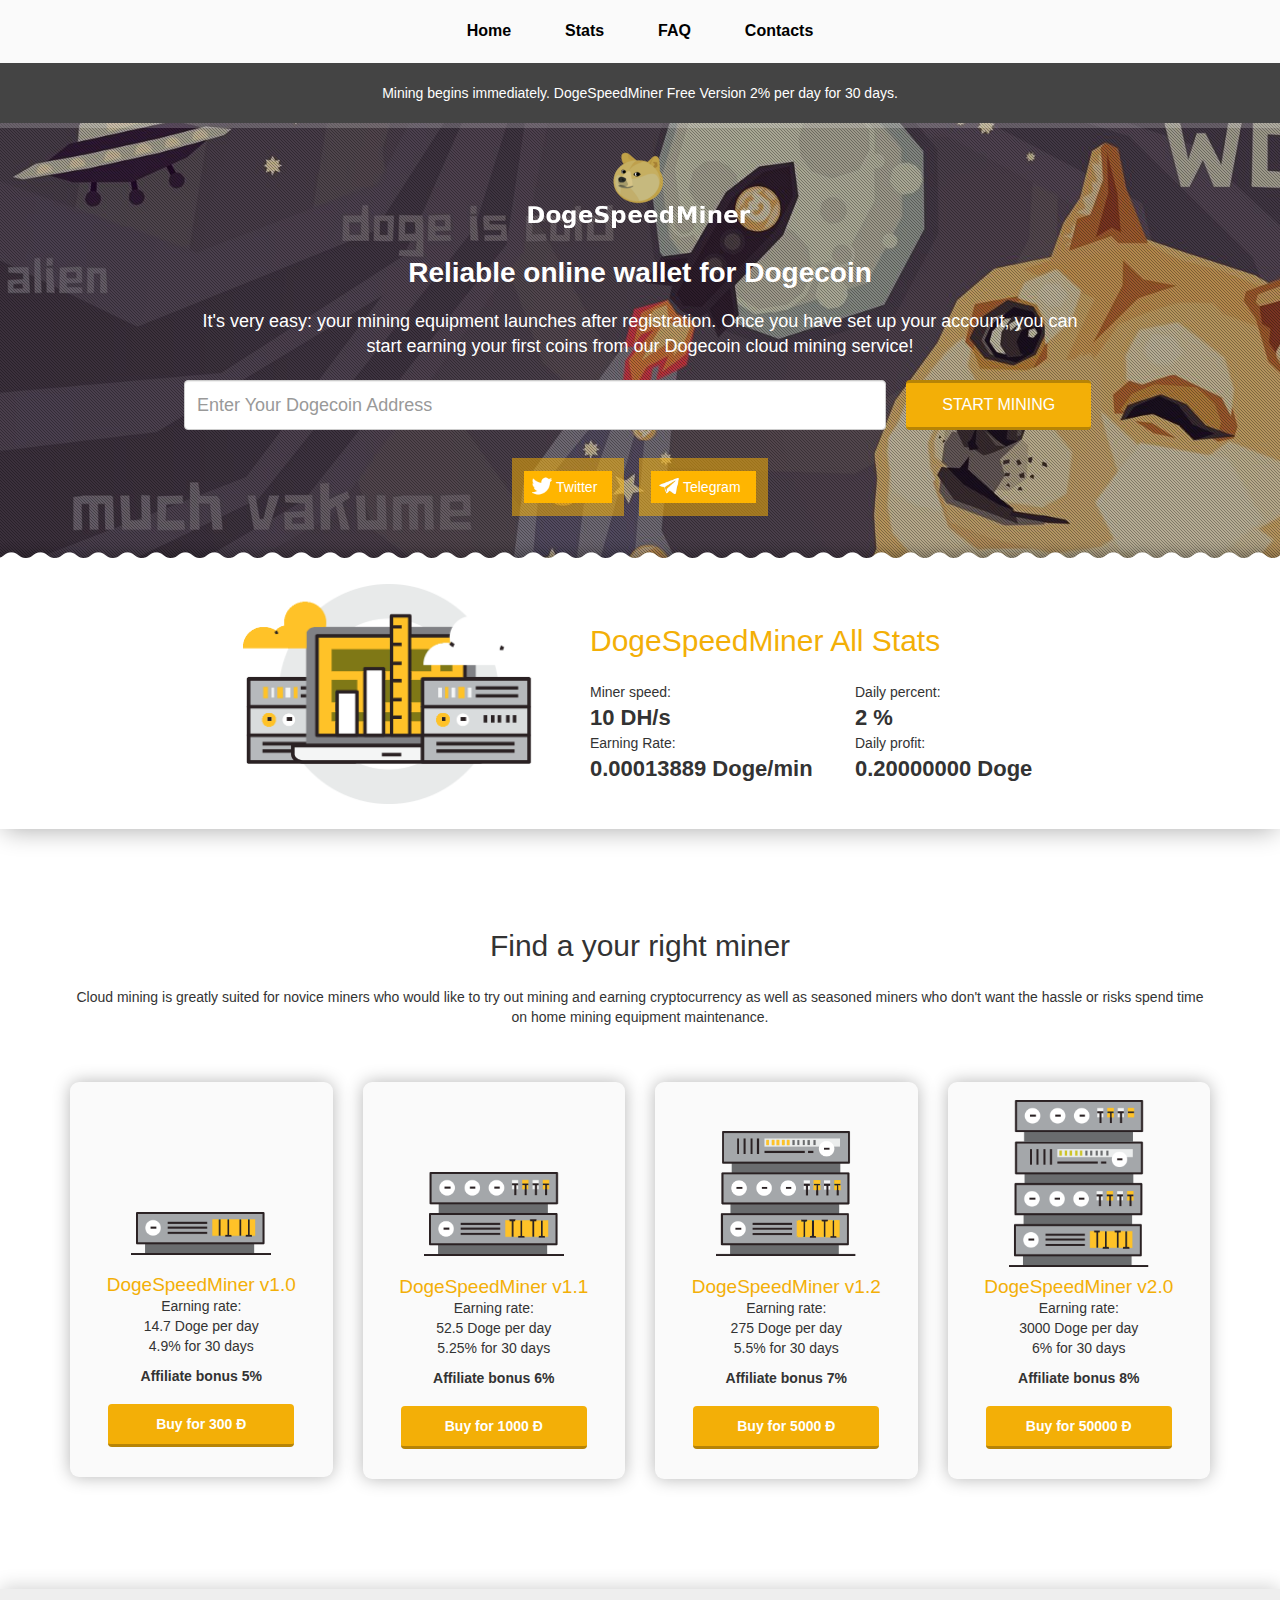
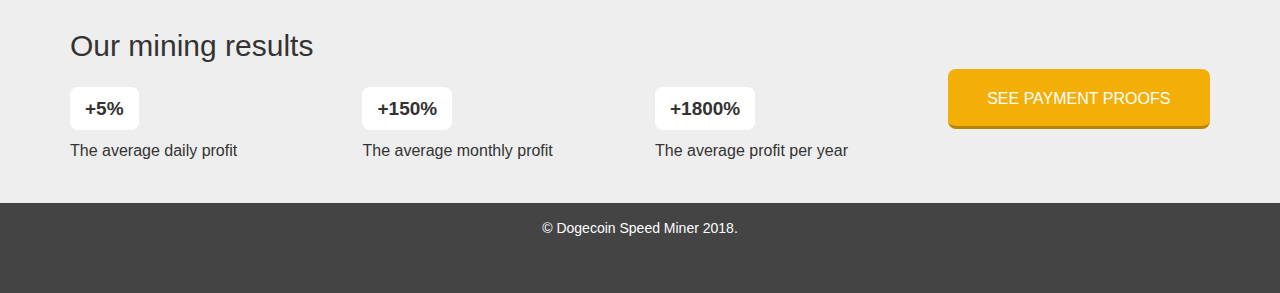
<file: index.html>
<html xmlns="http://www.w3.org/1999/xhtml" lang="en">

<head>
	<meta http-equiv="Content-Type" content="text/html; charset=utf-8" />
	<meta name="description" content="HTTrack is an easy-to-use website mirror utility. It allows you to download a World Wide website from the Internet to a local directory,building recursively all structures, getting html, images, and other files from the server to your computer. Links are rebuiltrelatively so that you can freely browse to the local site (works with any browser). You can mirror several sites together so that you can jump from one toanother. You can, also, update an existing mirror site, or resume an interrupted download. The robot is fully configurable, with an integrated help" />
	<meta name="keywords" content="httrack, HTTRACK, HTTrack, winhttrack, WINHTTRACK, WinHTTrack, offline browser, web mirror utility, aspirateur web, surf offline, web capture, www mirror utility, browse offline, local  site builder, website mirroring, aspirateur www, internet grabber, capture de site web, internet tool, hors connexion, unix, dos, windows 95, windows 98, solaris, ibm580, AIX 4.0, HTS, HTGet, web aspirator, web aspirateur, libre, GPL, GNU, free software" />
	<title>Local index - HTTrack Website Copier</title>
  <!-- Mirror and index made by HTTrack Website Copier/3.49-2 [XR&CO'2014] -->
	<style type="text/css">
	<!--

body {
	margin: 0;  padding: 0;  margin-bottom: 15px;  margin-top: 8px;
	background: #77b;
}
body, td {
	font: 14px "Trebuchet MS", Verdana, Arial, Helvetica, sans-serif;
	}

#subTitle {
	background: #000;  color: #fff;  padding: 4px;  font-weight: bold; 
	}

#siteNavigation a, #siteNavigation .current {
	font-weight: bold;  color: #448;
	}
#siteNavigation a:link    { text-decoration: none; }
#siteNavigation a:visited { text-decoration: none; }

#siteNavigation .current { background-color: #ccd; }

#siteNavigation a:hover   { text-decoration: none;  background-color: #fff;  color: #000; }
#siteNavigation a:active  { text-decoration: none;  background-color: #ccc; }


a:link    { text-decoration: underline;  color: #00f; }
a:visited { text-decoration: underline;  color: #000; }
a:hover   { text-decoration: underline;  color: #c00; }
a:active  { text-decoration: underline; }

#pageContent {
	clear: both;
	border-bottom: 6px solid #000;
	padding: 10px;  padding-top: 20px;
	line-height: 1.65em;
	background-image: url(backblue.gif);
	background-repeat: no-repeat;
	background-position: top right;
	}

#pageContent, #siteNavigation {
	background-color: #ccd;
	}


.imgLeft  { float: left;   margin-right: 10px;  margin-bottom: 10px; }
.imgRight { float: right;  margin-left: 10px;   margin-bottom: 10px; }

hr { height: 1px;  color: #000;  background-color: #000;  margin-bottom: 15px; }

h1 { margin: 0;  font-weight: bold;  font-size: 2em; }
h2 { margin: 0;  font-weight: bold;  font-size: 1.6em; }
h3 { margin: 0;  font-weight: bold;  font-size: 1.3em; }
h4 { margin: 0;  font-weight: bold;  font-size: 1.18em; }

.blak { background-color: #000; }
.hide { display: none; }
.tableWidth { min-width: 400px; }

.tblRegular       { border-collapse: collapse; }
.tblRegular td    { padding: 6px;  background-image: url(fade.gif);  border: 2px solid #99c; }
.tblHeaderColor, .tblHeaderColor td { background: #99c; }
.tblNoBorder td   { border: 0; }


// -->
</style>

</head>

<table width="76%" border="0" align="center" cellspacing="0" cellpadding="3" class="tableWidth">
	<tr>
	<td id="subTitle">HTTrack Website Copier - Open Source offline browser</td>
	</tr>
</table>
<table width="76%" border="0" align="center" cellspacing="0" cellpadding="0" class="tableWidth">
<tr class="blak">
<td>
	<table width="100%" border="0" align="center" cellspacing="1" cellpadding="0">
	<tr>
	<td colspan="6"> 
		<table width="100%" border="0" align="center" cellspacing="0" cellpadding="10">
		<tr> 
		<td id="pageContent"> 
<!-- ==================== End prologue ==================== -->

	<meta name="generator" content="HTTrack Website Copier/3.x">
	<TITLE>Local index - HTTrack</TITLE>
</HEAD>
<BODY>
<H1 ALIGN=Center>Index of locally available sites:</H1>
	<TABLE BORDER="0" WIDTH="100%" CELLSPACING="1" CELLPADDING="0">
		<TR>
			<TD BACKGROUND="fade.gif">
				&middot;
					<A HREF="dogespeedminer.com/index.html">
						DogeSpeedMiner.com - Invest like rich
					</A>		
			</TD>
		</TR>
	</TABLE>
	<BR>
	<BR>
	<BR>
  	<H6 ALIGN="RIGHT">
	<I>Mirror and index made by HTTrack Website Copier [XR&amp;CO'2008]</I>
	</H6>
	<!-- Mirror and index made by HTTrack Website Copier/3.49-2 [XR&CO'2014] -->
	<!-- Thanks for using HTTrack Website Copier! -->
	<meta HTTP-EQUIV="Refresh" CONTENT="0; URL=dogespeedminer.com/index.html">


<!-- ==================== Start epilogue ==================== -->
		</td>
		</tr>
		</table>
	</td>
	</tr>
	</table>
</td>
</tr>
</table>

<table width="76%" border="0" align="center" valign="bottom" cellspacing="0" cellpadding="0">
	<tr>
	<td id="footer"><small>&copy; 2008 Xavier Roche & other contributors - Web Design: Leto Kauler.</small></td>
	</tr>
</table>

</body>

</html>
</file>
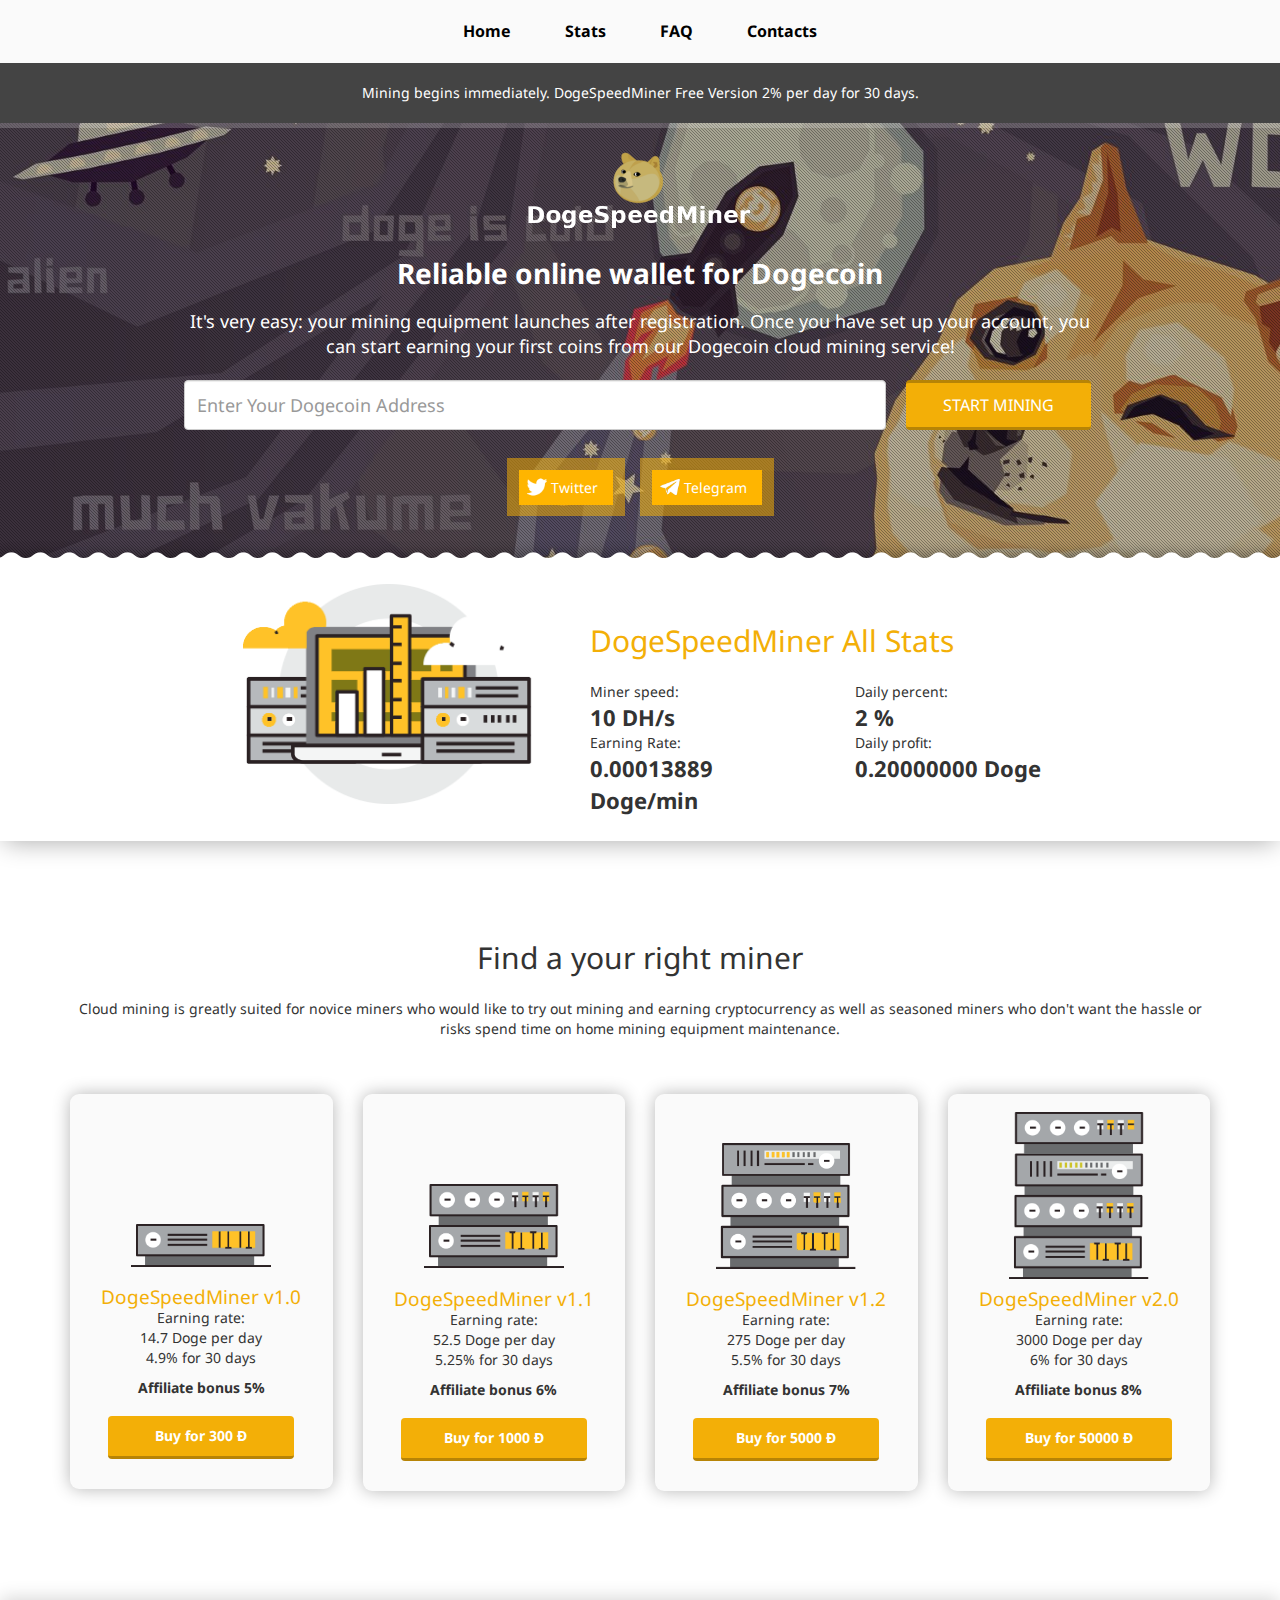
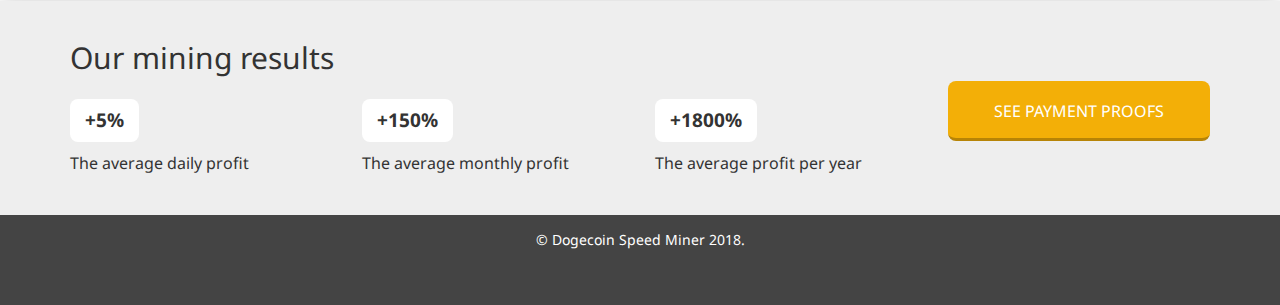
<file: dogespeedminer.com/index.html>
<!DOCTYPE html>
<html lang="en">
   
<!-- Mirrored from dogespeedminer.com/ by HTTrack Website Copier/3.x [XR&CO'2014], Sat, 02 Jun 2018 21:38:00 GMT -->
<!-- Added by HTTrack --><meta http-equiv="content-type" content="text/html;charset=UTF-8" /><!-- /Added by HTTrack -->
<head>
      <meta charset="utf-8">
      <title>DogeSpeedMiner.com - Invest like rich</title>
      <link href="img/dogeminer-favicon8518.png?s=17032018" rel="shortcut icon" type="image/x-icon" />
      <meta name="viewport" content="width=device-width, initial-scale=1.0">
      <link rel="stylesheet" href="css/bootstrap.min.css">
      <link rel="stylesheet" href="css/style2892f.css?s=03042018-99994">
	   
	   <!-- Global site tag (gtag.js) - Google Analytics -->
<script async src="https://www.googletagmanager.com/gtag/js?id=UA-119885155-1"></script>
<script>
  window.dataLayer = window.dataLayer || [];
  function gtag(){dataLayer.push(arguments);}
  gtag('js', new Date());

  gtag('config', 'UA-119885155-1');
</script>

      <style>
         #blink5 {
         -webkit-animation: blink5 2s linear infinite;
         animation: blink5 2s linear infinite;
         }
         @-webkit-keyframes blink5 {
         0% { color: rgb(0, 0, 0); }
         50% { color: rgb(125, 4, 40); }
         100% { color: rgb(237, 8, 77); }
         }
         @keyframes blink5 {
         0% { color: rgb(0, 0, 0); }
         50% { color: rgb(125, 4, 40); }
         100% { color: rgb(237, 8, 77); }
         }
      </style>
   </head>
   <body>
      <div class="topmenu">
         <div class="container">
            <ul>
               <li><a href="index-2.html">Home</a></li>
			                  <li><a href="payouts.html">Stats</a></li>
               
               <li><a href="faq.html">FAQ</a></li>
               <li><a href="contacts.html">Contacts</a></li>
            </ul>
            <div class="clearfix"></div>
         </div>
      </div>
      <div class="top-bar">
         <div class="container">
            Mining begins immediately. DogeSpeedMiner Free Version 2% per day for 30 days.
         </div>
      </div>
      <a href="#" class="logo-block">
          <span id='logo-change' class="logo"></span>
      </a>
	   
	   	   



 <div class="top-bg" id="header">
         <div class="top-bg-dark"></div>
         <div class="container">
            <div class="input-mine">
               <h1>Reliable online wallet for Dogecoin</h1>
               <p>It's very easy: your mining equipment launches after registration. Once you have set up your account, you can start earning your first coins from our Dogecoin cloud mining service!</p>
               <input type="text" title="34 characters" maxlength="34" id="go_address" placeholder="Enter Your Dogecoin Address" class="form-control">
               <button class="but-hover" type="button" id="go_enter" onclick="go_enter()">Start mining</button>
               <div class="clearfix"></div>
               <div class="head-login" id="enter_result" style="display:none;">
                  <div class="login-info">
                     <div id="result"></div>
                  </div>
               </div>
               <div class="head-social">
                  <a href="#" target="_blank"><span style="font-size: 14px;"><img src="img/twite.png" alt="Twitter"> Twitter</span></a>
                  <a href="#" target="_blank"><span style="font-size: 14px;"><img src="img/teleg.png" alt="Telegram"> Telegram</span></a>
               </div>
            </div>
         </div>
      </div>


<div class="serv-mine white-box">
         <div class="container">
            <div class="serv-mine-item">
               <div class="serv-mine-img">
                  <img class="img-responsive center-block" src="img/tarif/6.png" style="height: 220px;" />
               </div>
               <div class="serv-mine-info">
                  <h2>DogeSpeedMiner All Stats</h2>
                  <div class="row">
                     <div class="col-md-6">
                        Miner speed:
                        <span>10 DH/s</span>
                     </div>
                     <div class="col-md-6">
                        Daily percent:
                        <span>2 %</span>
                     </div>
                  </div>
                  <div class="row">
                     <div class="col-md-6">
                        Earning Rate:
                        <span>0.00013889 Doge/min</span>
                     </div>
                     <div class="col-md-6">
                        Daily profit:
                        <span>0.20000000 Doge</span>
                     </div>
                  </div>
               </div>
               <div class="clearfix"></div>
            </div>
         </div>
      </div>




     





      
      <div class="serv-price">
         <div class="container">
			 

			 <br>
			 
			 
            <h2 id="plans">Find a your right miner <font id='doge-pro2' style="color:#1d618c; display:none;">Pro</font></h2>
            <div id='doge-def2' class="serv-price-small clearfix">
               Cloud mining is greatly suited for novice miners who would like to try out mining and earning cryptocurrency as well as seasoned miners who don't want the hassle or risks spend time on home mining equipment maintenance.
            </div>

            <div id='doge-pro3' class="serv-price-small clearfix" style="display:none;">
               Cloud mining is suitable for more experienced miners.
            </div>
            <div class="row" id='doge-def4'>
               <div class="col-md-3">
                  <div class="price-box">

                     <img class="img-responsive center-block" src="img/tarif/1.png" style="width:140px; padding-top: 115px; padding-bottom: 20px;" alt="Version 1.0" />

                     <h3>DogeSpeedMiner v1.0</h3>
                     Earning rate:<br />
                     14.7 Doge per day<br />
                     4.9% for 30 days<br />
                     <span>Affiliate bonus 5%</span>
                     <button type="button" class="price-button lgb" onclick="go_deps(300)">Buy for 300 &#208;</button>
                  </div>
               </div>
               <div class="col-md-3">
                  <div class="price-box">
                     <div style="height:180px;">
                        <img class="img-responsive center-block" src="img/tarif/2.png" style="width:140px; padding-top: 75px; padding-bottom: 20px;" alt="Version 1.1" />
                     </div>
                     <h3>DogeSpeedMiner v1.1</h3>
                     Earning rate:<br />
                     52.5 Doge per day<br />
                     5.25% for 30 days<br />
                     <span>Affiliate bonus 6%</span>
                     <button type="button" class="price-button lgb" onclick="go_deps(1000)">Buy for 1000 &#208;</button>
                  </div>
               </div>
               <div class="col-md-3">
                  <div class="price-box">
                     <div style="height:180px;">
                        <img class="img-responsive center-block" src="img/tarif/3.png" style="width:140px; padding-top: 34px; padding-bottom: 20px;" alt="Version 1.2" />
                     </div>
                     <h3>DogeSpeedMiner v1.2</h3>
                     Earning rate:<br />
                     275 Doge per day<br />
                     5.5% for 30 days<br />
                     <span>Affiliate bonus 7%</span>
                     <button type="button" class="price-button lgb" onclick="go_deps(5000)">Buy for 5000 &#208;</button>
                  </div>
               </div>
               <div class="col-md-3">
                  <div class="price-box">
                     <div style="height:180px;">
                        <img class="img-responsive center-block" src="img/tarif/4.png" style="width:140px; padding-top: 3px; padding-bottom: 20px;" alt="Version 2.0" />
                     </div>
                     <h3>DogeSpeedMiner v2.0</h3>
                     Earning rate:<br />
                     3000 Doge per day<br />
                     6% for 30 days<br />
                     <span>Affiliate bonus 8%</span>
                     <button type="button" class="price-button lgb" onclick="go_deps(50000)">Buy for 50000 &#208;</button>
                  </div>
               </div>

            </div>

            <div class="row" id='doge-pro4' style="display:none;">
               <div class="col-md-3">
                  <div class="price-box">

                     <img class="img-responsive center-block" src="img/tarif/_1.png" style="width:140px; padding-top: 115px; padding-bottom: 20px;" alt="Version 1.0" />

                     <h3 style="color:#1d618c;">DogeSpeedMiner Pro v1.0</h3>
                     Earning rate:<br />
                     14875 Doge per day<br />
                     5.95% for 30 days<br />
                     <span>Affiliate bonus 10%</span>
                     <button type="button" class="price-button-mars lgb" onclick="go_deps_pro(250000)">Buy for 250,000 &#208;</button>
                  </div>
               </div>
               <div class="col-md-3">
                  <div class="price-box">
                     <div style="height:180px;">
                        <img class="img-responsive center-block" src="img/tarif/_2.png" style="width:140px; padding-top: 75px; padding-bottom: 20px;" alt="Version 1.1" />
                     </div>
                     <h3 style="color:#1d618c;">DogeSpeedMiner Pro v1.1</h3>
                     Earning rate:<br />
                     46875 Doge per day<br />
                     6.25% for 30 days<br />
                     <span>Affiliate bonus 10%</span>
                     <button type="button" class="price-button-mars lgb" onclick="go_deps_pro(750000)">Buy for 750,000 &#208;</button>
                  </div>
               </div>
               <div class="col-md-3">
                  <div class="price-box">
                     <div style="height:180px;">
                        <img class="img-responsive center-block" src="img/tarif/_3.png" style="width:140px; padding-top: 34px; padding-bottom: 20px;" alt="Version 1.2" />
                     </div>
                     <h3 style="color:#1d618c;">DogeSpeedMiner Pro v1.2</h3>
                     Earning rate:<br />
                     97500 Doge per day<br />
                     6.5% for 30 days<br />
                     <span>Affiliate bonus 10%</span>
                     <button type="button" class="price-button-mars lgb" onclick="go_deps_pro(1500000)">Buy for 1,500,000  &#208;</button>
                  </div>
               </div>
               <div class="col-md-3">
                  <div class="price-box">
                     <div style="height:180px;">
                        <img class="img-responsive center-block" src="img/tarif/_4.png" style="width:140px; padding-top: 3px; padding-bottom: 20px;" alt="Version 2.0" />
                     </div>
                     <h3 style="color:#1d618c;">DogeSpeedMiner Pro v2.0</h3>
                     Earning rate:<br />
                     210000 Doge per day<br />
                     7% for 30 days<br />
                     <span>Affiliate bonus 10%</span>
                     <button type="button" class="price-button-mars lgb" onclick="go_deps_pro(3000000)">Buy for  3,000,000  &#208;</button>
                  </div>
               </div>

            </div>
         </div>
      </div>
                   <div class="modal-auth">
					 <div class="overlay"></div>
					 <div class="modal-dialog">
						<div class="modal-header">
						   Complete your Deposit
						</div>
						<div class="modal-cont">
						   <p id="pl_wait"><img src="img/ajax-load.gif"><br />Please wait...</p>
						   <div id="result_dep" style="display:none;"></div>
						</div>
						<div class="modal-footer">
						   <span class="modal_close">Close</span>
						</div>
					 </div>
				  </div>
    
      <div class="mine-result">
         <div class="container">
            <div class="row">
               <div class="col-md-9">
                  <h2>Our mining results</h2>
                  <div class="row">
                     <div class="col-md-4">
                        <span>+5%</span>
                        <div class="clearfix"></div>
                        The average daily profit
                     </div>
                     <div class="col-md-4">
                        <span>+150%</span>
                        <div class="clearfix"></div>
                        The average monthly profit
                     </div>
                     <div class="col-md-4">
                        <span>+1800%</span>
                        <div class="clearfix"></div>
                        The average profit per year
                     </div>
                  </div>
               </div>
               <div class="col-md-3">
                  <a href="payouts.html" class="result-button">See payment proofs</a>
               </div>
            </div>
         </div>
      </div>
 <div class="footer">
         <div class="container">
            © Dogecoin Speed Miner 2018.<br />
           <br>
           <br>
         </div>
      </div>
      <script src="js/jquery.min.js"></script>
      <script src="js/bootstrap.min.js"></script>
      <script src="js/global1.js"></script>
   </body>

<!-- Mirrored from dogespeedminer.com/ by HTTrack Website Copier/3.x [XR&CO'2014], Sat, 02 Jun 2018 21:38:10 GMT -->
</html>
</file>
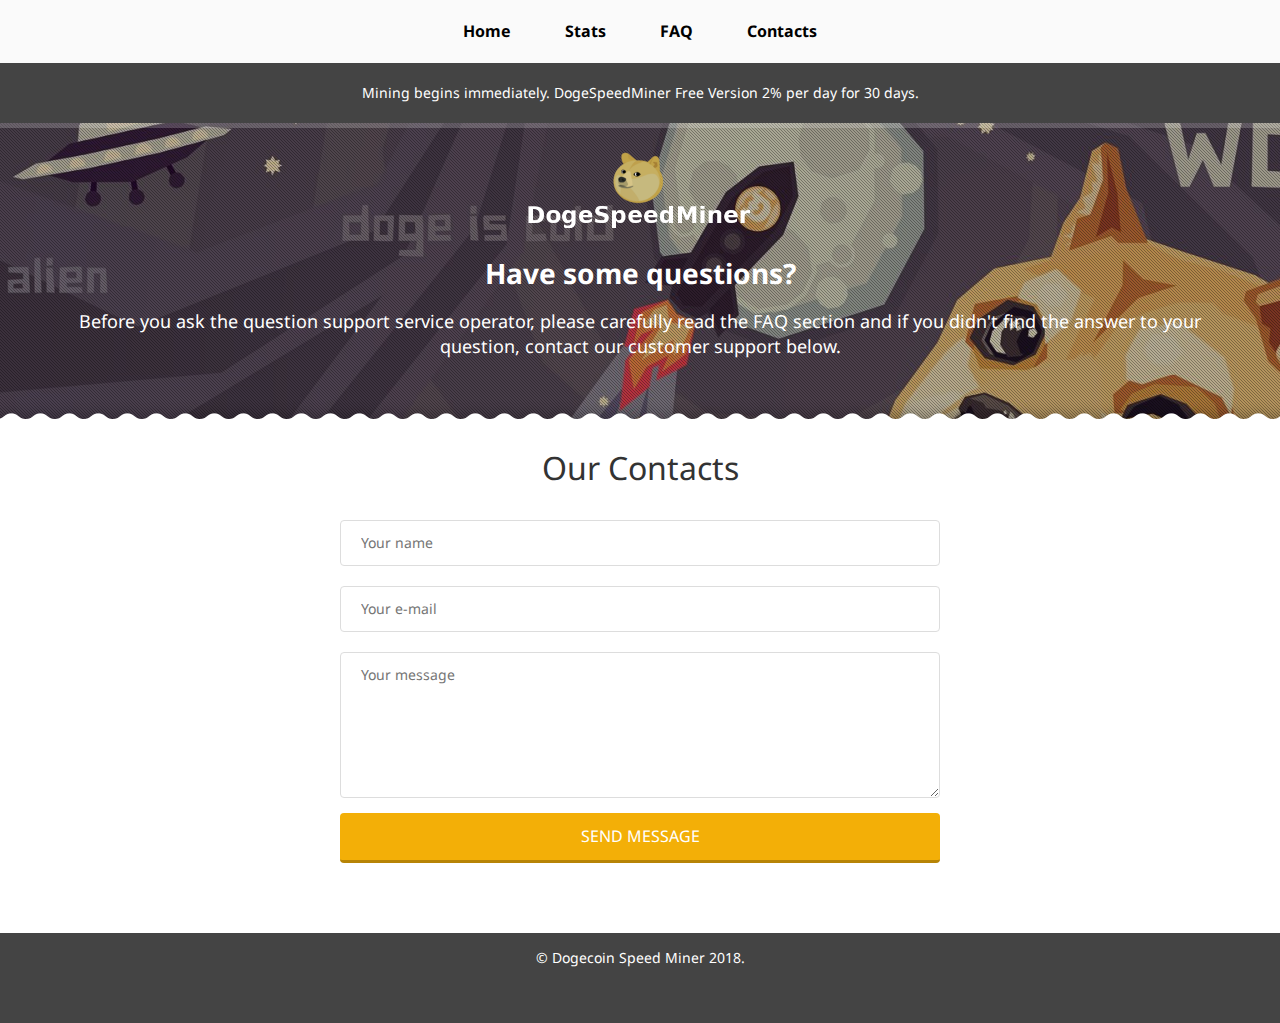
<file: dogespeedminer.com/contacts.html>
<!DOCTYPE html>
<html lang="en">
   
<!-- Mirrored from dogespeedminer.com/contacts.php by HTTrack Website Copier/3.x [XR&CO'2014], Sat, 02 Jun 2018 21:38:16 GMT -->
<!-- Added by HTTrack --><meta http-equiv="content-type" content="text/html;charset=UTF-8" /><!-- /Added by HTTrack -->
<head>
      <meta charset="utf-8">
      <title>DogeSpeedMiner.com - Invest like rich</title>
      <link href="img/dogeminer-favicon8518.png?s=17032018" rel="shortcut icon" type="image/x-icon" />
      <meta name="viewport" content="width=device-width, initial-scale=1.0">
      <link rel="stylesheet" href="css/bootstrap.min.css">
      <link rel="stylesheet" href="css/style2892f.css?s=03042018-99994">
	   
	   <!-- Global site tag (gtag.js) - Google Analytics -->
<script async src="https://www.googletagmanager.com/gtag/js?id=UA-119885155-1"></script>
<script>
  window.dataLayer = window.dataLayer || [];
  function gtag(){dataLayer.push(arguments);}
  gtag('js', new Date());

  gtag('config', 'UA-119885155-1');
</script>

      <style>
         #blink5 {
         -webkit-animation: blink5 2s linear infinite;
         animation: blink5 2s linear infinite;
         }
         @-webkit-keyframes blink5 {
         0% { color: rgb(0, 0, 0); }
         50% { color: rgb(125, 4, 40); }
         100% { color: rgb(237, 8, 77); }
         }
         @keyframes blink5 {
         0% { color: rgb(0, 0, 0); }
         50% { color: rgb(125, 4, 40); }
         100% { color: rgb(237, 8, 77); }
         }
      </style>
   </head>
   <body>
      <div class="topmenu">
         <div class="container">
            <ul>
               <li><a href="index-2.html">Home</a></li>
			                  <li><a href="payouts.html">Stats</a></li>
               
               <li><a href="faq.html">FAQ</a></li>
               <li><a href="contacts.html">Contacts</a></li>
            </ul>
            <div class="clearfix"></div>
         </div>
      </div>
      <div class="top-bar">
         <div class="container">
            Mining begins immediately. DogeSpeedMiner Free Version 2% per day for 30 days.
         </div>
      </div>
      <a href="#" class="logo-block">
          <span id='logo-change' class="logo"></span>
      </a>
	   
	   
<div class="top-bg" id="header">
   <div class="top-bg-dark"></div>
   <div class="container">
      <h1>Have some questions?</h1>
      <p>Before you ask the question support service operator, please carefully read the FAQ section and if you didn't find the answer to your question, contact our customer support below.</p>
      <div class="head-login" id="enter_result" style="display:none;">
         <div class="login-info">
            <div id="result"></div>
         </div>
      </div>
   </div>
</div>
<div class="wrapper white-box">
   <div class="container">
      <div class="contact-box">
         <h2 class="wrap-title">Our Contacts</h2>
         <input type="text" placeholder="Your name" name="mail_name" id="mail_name" maxlength="255"><br />
         <input type="text" placeholder="Your e-mail" name="mail_email" id="mail_email" maxlength="255"><br />
         <textarea rows="6" placeholder="Your message" name="mail_message" id="mail_message" maxlength="1000"></textarea>
         <button id="go_mail" type="submit" onclick="go_mail()">Send Message</button>
         <div class="clearfix"></div>
      </div>
   </div>
</div>


 <div class="footer">
         <div class="container">
            © Dogecoin Speed Miner 2018.<br />
           <br>
           <br>
         </div>
      </div>
      <script src="js/jquery.min.js"></script>
      <script src="js/bootstrap.min.js"></script>
      <script src="js/global1.js"></script>
   </body>

<!-- Mirrored from dogespeedminer.com/contacts.php by HTTrack Website Copier/3.x [XR&CO'2014], Sat, 02 Jun 2018 21:38:16 GMT -->
</html>
</file>
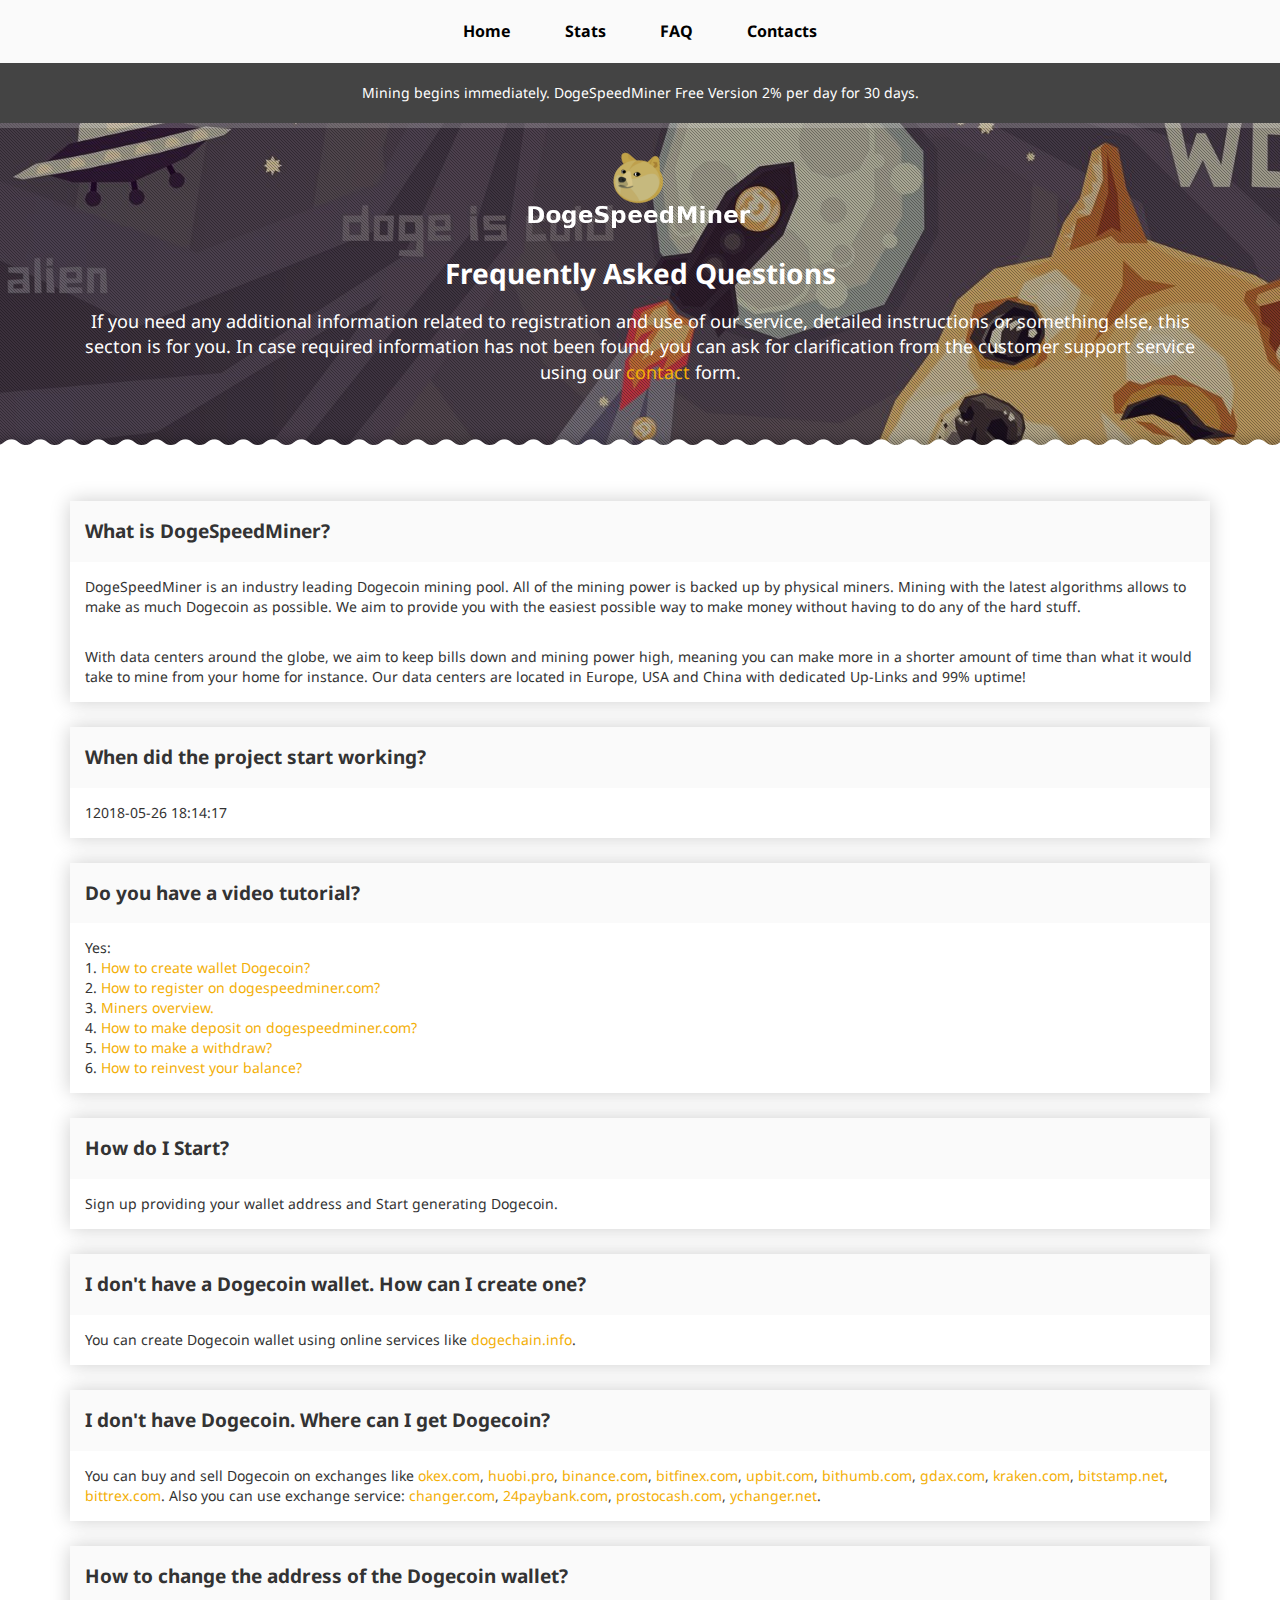
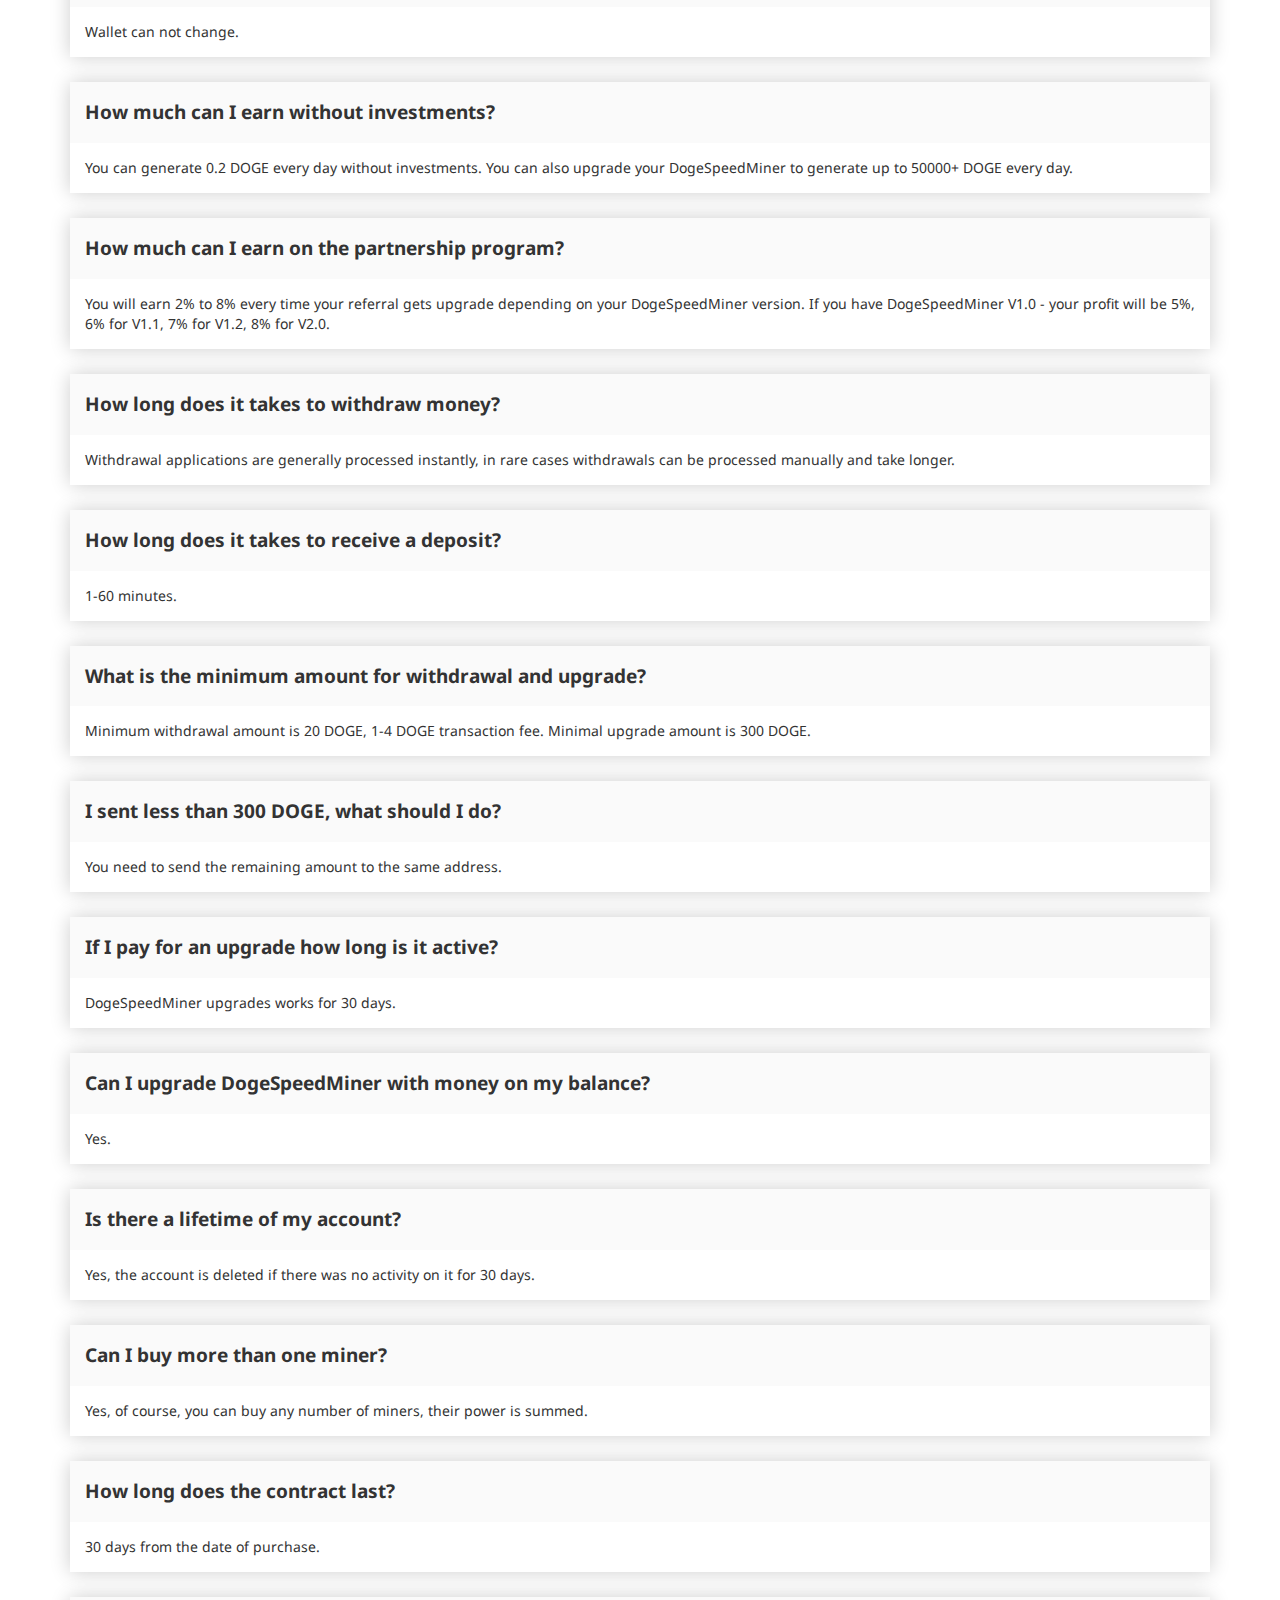
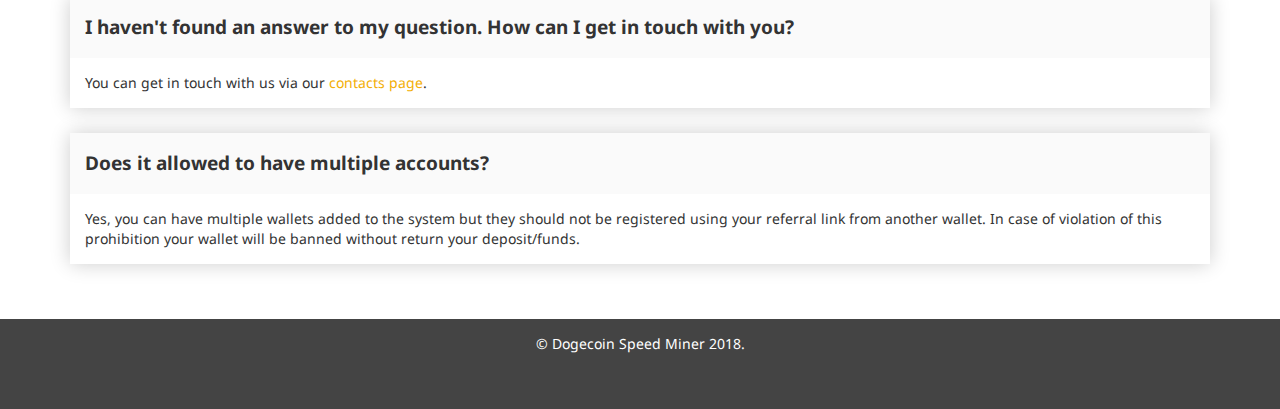
<file: dogespeedminer.com/faq.html>
<!DOCTYPE html>
<html lang="en">
   
<!-- Mirrored from dogespeedminer.com/faq.php by HTTrack Website Copier/3.x [XR&CO'2014], Sat, 02 Jun 2018 21:38:16 GMT -->
<!-- Added by HTTrack --><meta http-equiv="content-type" content="text/html;charset=UTF-8" /><!-- /Added by HTTrack -->
<head>
      <meta charset="utf-8">
      <title>DogeSpeedMiner.com - Invest like rich</title>
      <link href="img/dogeminer-favicon8518.png?s=17032018" rel="shortcut icon" type="image/x-icon" />
      <meta name="viewport" content="width=device-width, initial-scale=1.0">
      <link rel="stylesheet" href="css/bootstrap.min.css">
      <link rel="stylesheet" href="css/style2892f.css?s=03042018-99994">
	   
	   <!-- Global site tag (gtag.js) - Google Analytics -->
<script async src="https://www.googletagmanager.com/gtag/js?id=UA-119885155-1"></script>
<script>
  window.dataLayer = window.dataLayer || [];
  function gtag(){dataLayer.push(arguments);}
  gtag('js', new Date());

  gtag('config', 'UA-119885155-1');
</script>

      <style>
         #blink5 {
         -webkit-animation: blink5 2s linear infinite;
         animation: blink5 2s linear infinite;
         }
         @-webkit-keyframes blink5 {
         0% { color: rgb(0, 0, 0); }
         50% { color: rgb(125, 4, 40); }
         100% { color: rgb(237, 8, 77); }
         }
         @keyframes blink5 {
         0% { color: rgb(0, 0, 0); }
         50% { color: rgb(125, 4, 40); }
         100% { color: rgb(237, 8, 77); }
         }
      </style>
   </head>
   <body>
      <div class="topmenu">
         <div class="container">
            <ul>
               <li><a href="index-2.html">Home</a></li>
			                  <li><a href="payouts.html">Stats</a></li>
               
               <li><a href="faq.html">FAQ</a></li>
               <li><a href="contacts.html">Contacts</a></li>
            </ul>
            <div class="clearfix"></div>
         </div>
      </div>
      <div class="top-bar">
         <div class="container">
            Mining begins immediately. DogeSpeedMiner Free Version 2% per day for 30 days.
         </div>
      </div>
      <a href="#" class="logo-block">
          <span id='logo-change' class="logo"></span>
      </a>
	   
	   <div class="top-bg" id="header">
   <div class="top-bg-dark"></div>
   <div class="container">
      <h1>Frequently Asked Questions</h1>
      <p>If you need any additional information related to registration and use of our service, detailed instructions or something else, this secton is for you. In case required information has not been found, you can ask for clarification from the customer support service using our <a href="contacts.html">contact</a> form.</p>
   </div>
</div>
<div class="wrapper white-box">
   <div class="container">
      <div class="faq-box">
         <div class="faq-item">
            <h2>What is <font class="notranslate">DogeSpeedMiner</font>?</h2>
            <p><font class="notranslate">DogeSpeedMiner</font> is an industry leading Dogecoin mining pool. All of the mining power is backed up by physical miners. Mining with the latest algorithms allows to make as much Dogecoin as possible. We aim to provide you with the easiest possible way to make money without having to do any of the hard stuff. </p>
            <p>With data centers around the globe, we aim to keep bills down and mining power high, meaning you can make more in a shorter amount of time than what it would take to mine from your home for instance. Our data centers are located in Europe, USA and China with dedicated Up-Links and 99% uptime!</p>
         </div>
         <div class="faq-item">
            <h2>When did the project start working?</h2>
            <p>12018-05-26 18:14:17</p>
         </div>
         <div class="faq-item">
            <h2>Do you have a video tutorial?</h2>
            <p>Yes:
               <br />1. <a style="cursor:pointer; font-size: 14px;" onclick="video(1)">How to create wallet Dogecoin?</a>
               <br />2. <a style="cursor:pointer; font-size: 14px;" onclick="video(2)">How to register on dogespeedminer.com?</a>
               <br />3. <a style="cursor:pointer; font-size: 14px;" onclick="video(3)">Miners overview.</a>
               <br />4. <a style="cursor:pointer; font-size: 14px;" onclick="video(4)">How to make deposit on dogespeedminer.com?</a>
               <br />5. <a style="cursor:pointer; font-size: 14px;" onclick="video(5)">How to make a withdraw?</a>
               <br />6. <a style="cursor:pointer; font-size: 14px;" onclick="video(6)">How to reinvest your balance?</a>
            </p>
         </div>
         <div class="faq-item">
            <h2>How do I Start?</h2>
            <p>Sign up providing your wallet address and Start generating Dogecoin. </p>
         </div>
         <div class="faq-item">
            <h2>I don't have a Dogecoin wallet. How can I create one?</h2>
            <p>You can create Dogecoin wallet using online services like <a href="http://dogechain.info/" target="_blank">dogechain.info</a>.</p>
         </div>
         <div class="faq-item">
            <h2>I don't have Dogecoin. Where can I get Dogecoin?</h2>
            <p>You can buy and sell Dogecoin on exchanges like <a href="http://okex.com/" target="_blank">okex.com</a>,
               <a href="http://huobi.pro/" target="_blank">huobi.pro</a>,
               <a href="http://binance.com/" target="_blank">binance.com</a>,
               <a href="http://bitfinex.com/" target="_blank">bitfinex.com</a>,
               <a href="http://upbit.com/" target="_blank">upbit.com</a>,
               <a href="http://bithumb.com/" target="_blank">bithumb.com</a>,
               <a href="http://gdax.com/" target="_blank">gdax.com</a>,
               <a href="http://kraken.com/" target="_blank">kraken.com</a>,
               <a href="http://bitstamp.net/" target="_blank">bitstamp.net</a>,
               <a href="http://bittrex.com/" target="_blank">bittrex.com</a>. Also you can use exchange service: <a href="https://www.changer.com/en/" target="_blank">changer.com</a>, <a href="https://24paybank.com/" target="_blank">24paybank.com</a>, <a href="https://prostocash.com/" target="_blank">prostocash.com</a>, <a href="https://ychanger.net/" target="_blank">ychanger.net</a>.
            </p>
         </div>
         <div class="faq-item">
            <h2>How to change the address of the Dogecoin wallet?</h2>
            <p>Wallet can not change.</p>
         </div>
         <div class="faq-item">
            <h2>How much can I earn without investments?</h2>
            <p>You can generate 0.2 DOGE every day without investments. You can also upgrade your <font class="notranslate">DogeSpeedMiner</font> to generate up to 50000+ DOGE every day.</p>
         </div>
         <div class="faq-item">
            <h2>How much can I earn on the partnership program?</h2>
            <p>You will earn 2% to 8% every time your referral gets upgrade depending on your <font class="notranslate">DogeSpeedMiner</font> version. If you have DogeSpeedMiner V1.0 - your profit will be 5%, 6% for V1.1, 7% for V1.2, 8% for V2.0.</p>
         </div>
         <div class="faq-item">
            <h2>How long does it takes to withdraw money?</h2>
            <p>Withdrawal applications are generally processed instantly, in rare cases withdrawals can be processed manually and take longer.</p>
         </div>
         <div class="faq-item">
            <h2>How long does it takes to receive a deposit?</h2>
            <p>1-60 minutes.</p>
         </div>

         <div class="faq-item">
            <h2>What is the minimum amount for withdrawal and upgrade?</h2>
            <p>Minimum withdrawal amount is 20 DOGE, 1-4 DOGE transaction fee. Minimal upgrade amount is 300 DOGE.</p>
         </div>
         <div class="faq-item">
            <h2>I sent less than 300 DOGE, what should I do?</h2>
            <p>You need to send the remaining amount to the same address.</p>
         </div>
         <div class="faq-item">
            <h2>If I pay for an upgrade how long is it active?</h2>
            <p>DogeSpeedMiner upgrades works for 30 days.</p>
         </div>
         <div class="faq-item">
            <h2>Can I upgrade <font class="notranslate">DogeSpeedMiner</font> with money on my balance?</h2>
            <p>Yes.</p>
         </div>
         <div class="faq-item">
            <h2>Is there a lifetime of my account?</h2>
            <p>Yes, the account is deleted if there was no activity on it for 30 days.</p>
         </div>
         <div class="faq-item">
            <h2>Can I buy more than one miner?</h2>
            <p>Yes, of course, you can buy any number of miners, their power is summed.</p>
         </div>
         <div class="faq-item">
            <h2>How long does the contract last?</h2>
            <p>30 days from the date of purchase.</p>
         </div>
         <div class="faq-item">
            <h2>I haven't found an answer to my question. How can I get in touch with you?</h2>
            <p>You can get in touch with us via our <a href="contacts.html">contacts page</a>.</p>
         </div>
         <div class="faq-item">
            <h2>Does it allowed to have multiple accounts?</h2>
            <p>Yes, you can have multiple wallets added to the system but they should not be registered using your referral link from another wallet. In case of violation of this prohibition your wallet will be banned without return your deposit/funds.</p>
         </div>
         <div class="clearfix"></div>
      </div>
   </div>
</div>
<div class="modal-auth">
   <div class="overlay"></div>
   <div class="modal-dialog">
      <div class="modal-header">
         Tutorial Video
      </div>
      <div class="modal-cont">
         <p id="pl_wait"><img src="img/ajax-load.gif"><br />Please wait...</p>
         <div id="result_dep" style="display:none;"></div>
      </div>
      <div class="modal-footer">
         <span class="modal_close">Close</span>
      </div>
   </div>
</div>
 <div class="footer">
         <div class="container">
            © Dogecoin Speed Miner 2018.<br />
           <br>
           <br>
         </div>
      </div>
      <script src="js/jquery.min.js"></script>
      <script src="js/bootstrap.min.js"></script>
      <script src="js/global1.js"></script>
   </body>

<!-- Mirrored from dogespeedminer.com/faq.php by HTTrack Website Copier/3.x [XR&CO'2014], Sat, 02 Jun 2018 21:38:16 GMT -->
</html>
</file>
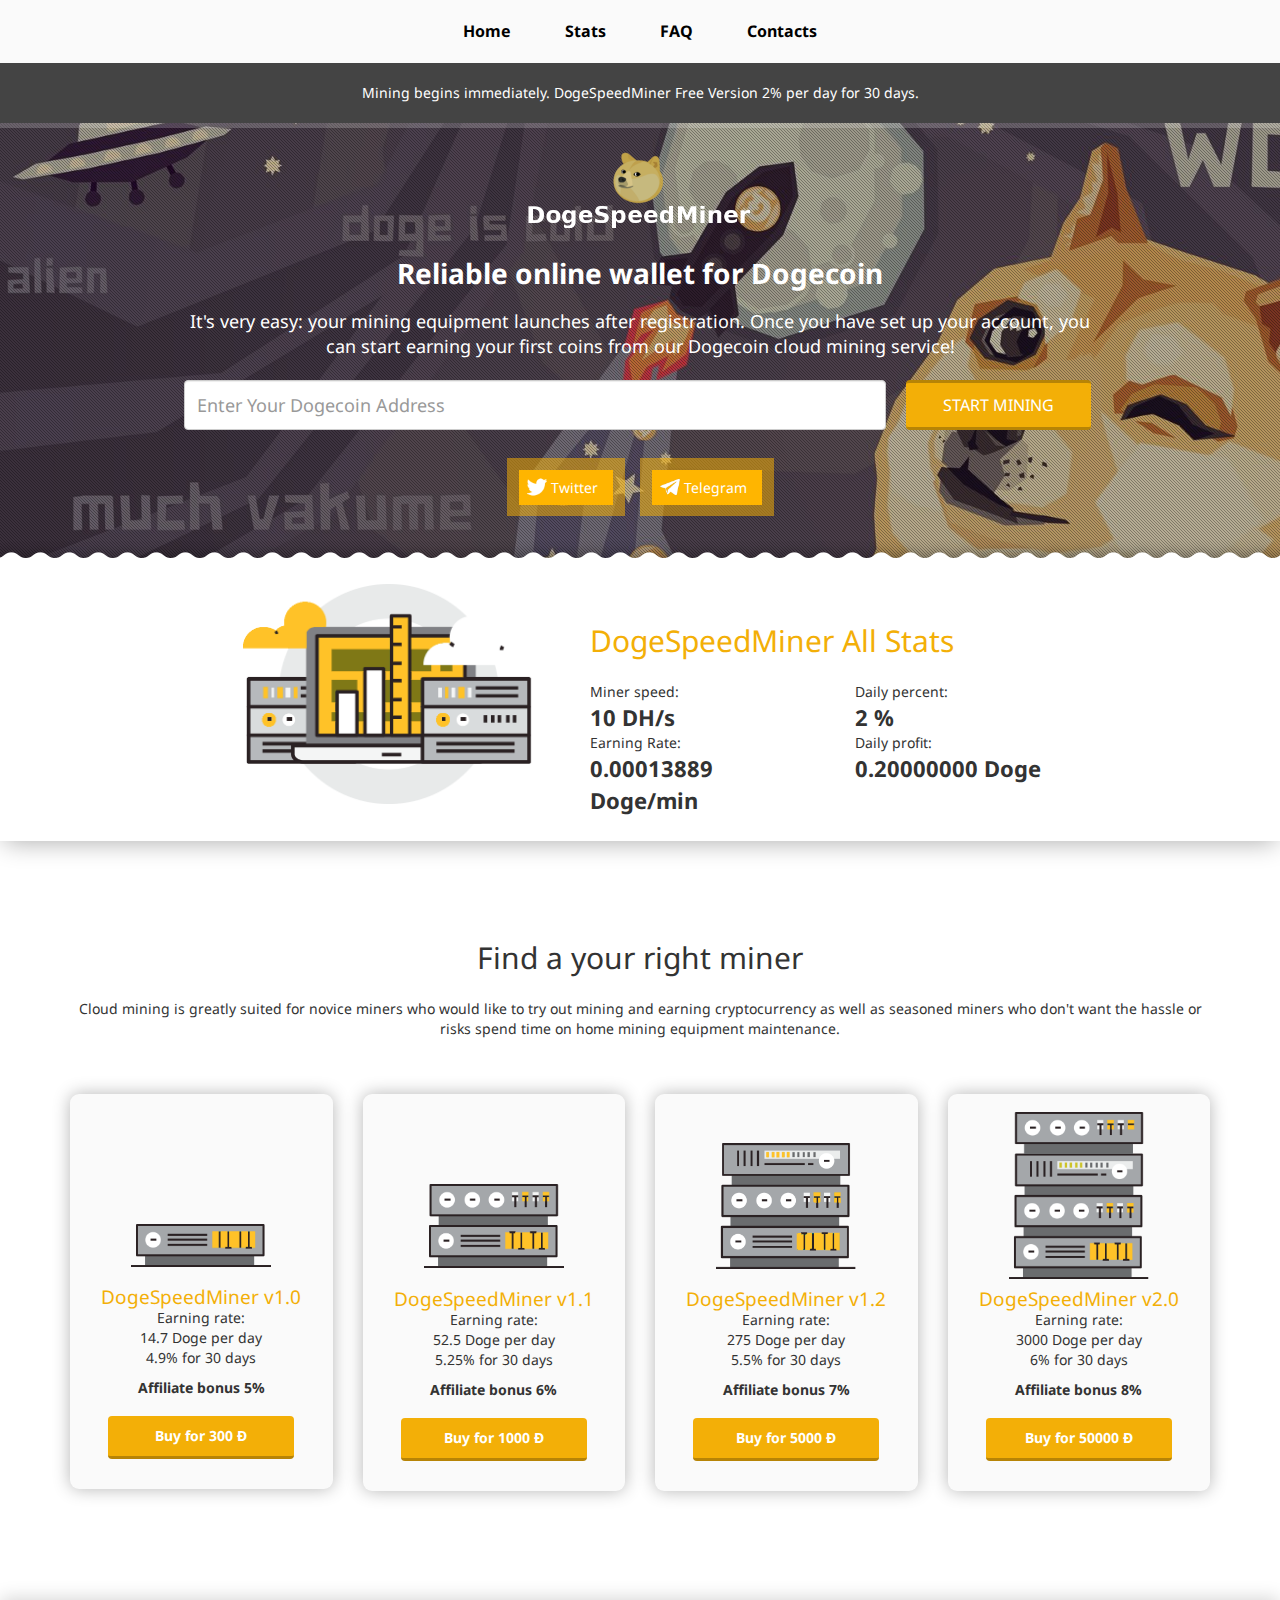
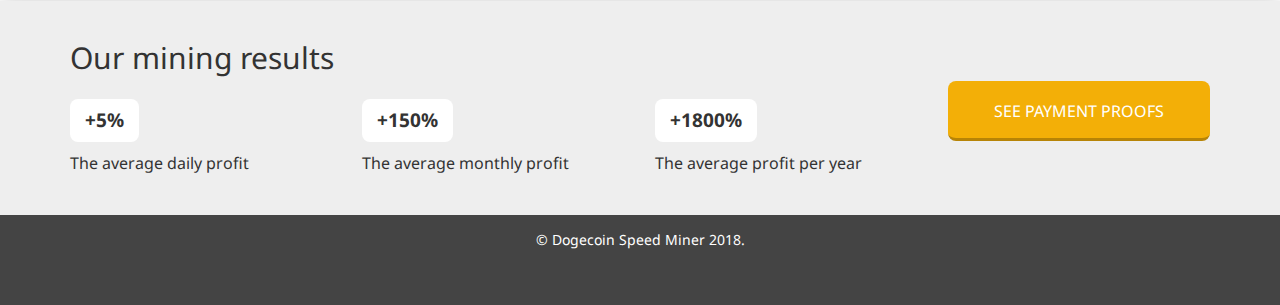
<file: dogespeedminer.com/index-2.html>
<!DOCTYPE html>
<html lang="en">
   
<!-- Mirrored from dogespeedminer.com/index.php by HTTrack Website Copier/3.x [XR&CO'2014], Sat, 02 Jun 2018 21:38:15 GMT -->
<!-- Added by HTTrack --><meta http-equiv="content-type" content="text/html;charset=UTF-8" /><!-- /Added by HTTrack -->
<head>
      <meta charset="utf-8">
      <title>DogeSpeedMiner.com - Invest like rich</title>
      <link href="img/dogeminer-favicon8518.png?s=17032018" rel="shortcut icon" type="image/x-icon" />
      <meta name="viewport" content="width=device-width, initial-scale=1.0">
      <link rel="stylesheet" href="css/bootstrap.min.css">
      <link rel="stylesheet" href="css/style2892f.css?s=03042018-99994">
	   
	   <!-- Global site tag (gtag.js) - Google Analytics -->
<script async src="https://www.googletagmanager.com/gtag/js?id=UA-119885155-1"></script>
<script>
  window.dataLayer = window.dataLayer || [];
  function gtag(){dataLayer.push(arguments);}
  gtag('js', new Date());

  gtag('config', 'UA-119885155-1');
</script>

      <style>
         #blink5 {
         -webkit-animation: blink5 2s linear infinite;
         animation: blink5 2s linear infinite;
         }
         @-webkit-keyframes blink5 {
         0% { color: rgb(0, 0, 0); }
         50% { color: rgb(125, 4, 40); }
         100% { color: rgb(237, 8, 77); }
         }
         @keyframes blink5 {
         0% { color: rgb(0, 0, 0); }
         50% { color: rgb(125, 4, 40); }
         100% { color: rgb(237, 8, 77); }
         }
      </style>
   </head>
   <body>
      <div class="topmenu">
         <div class="container">
            <ul>
               <li><a href="index-2.html">Home</a></li>
			                  <li><a href="payouts.html">Stats</a></li>
               
               <li><a href="faq.html">FAQ</a></li>
               <li><a href="contacts.html">Contacts</a></li>
            </ul>
            <div class="clearfix"></div>
         </div>
      </div>
      <div class="top-bar">
         <div class="container">
            Mining begins immediately. DogeSpeedMiner Free Version 2% per day for 30 days.
         </div>
      </div>
      <a href="#" class="logo-block">
          <span id='logo-change' class="logo"></span>
      </a>
	   
	   	   



 <div class="top-bg" id="header">
         <div class="top-bg-dark"></div>
         <div class="container">
            <div class="input-mine">
               <h1>Reliable online wallet for Dogecoin</h1>
               <p>It's very easy: your mining equipment launches after registration. Once you have set up your account, you can start earning your first coins from our Dogecoin cloud mining service!</p>
               <input type="text" title="34 characters" maxlength="34" id="go_address" placeholder="Enter Your Dogecoin Address" class="form-control">
               <button class="but-hover" type="button" id="go_enter" onclick="go_enter()">Start mining</button>
               <div class="clearfix"></div>
               <div class="head-login" id="enter_result" style="display:none;">
                  <div class="login-info">
                     <div id="result"></div>
                  </div>
               </div>
               <div class="head-social">
                  <a href="#" target="_blank"><span style="font-size: 14px;"><img src="img/twite.png" alt="Twitter"> Twitter</span></a>
                  <a href="#" target="_blank"><span style="font-size: 14px;"><img src="img/teleg.png" alt="Telegram"> Telegram</span></a>
               </div>
            </div>
         </div>
      </div>


<div class="serv-mine white-box">
         <div class="container">
            <div class="serv-mine-item">
               <div class="serv-mine-img">
                  <img class="img-responsive center-block" src="img/tarif/6.png" style="height: 220px;" />
               </div>
               <div class="serv-mine-info">
                  <h2>DogeSpeedMiner All Stats</h2>
                  <div class="row">
                     <div class="col-md-6">
                        Miner speed:
                        <span>10 DH/s</span>
                     </div>
                     <div class="col-md-6">
                        Daily percent:
                        <span>2 %</span>
                     </div>
                  </div>
                  <div class="row">
                     <div class="col-md-6">
                        Earning Rate:
                        <span>0.00013889 Doge/min</span>
                     </div>
                     <div class="col-md-6">
                        Daily profit:
                        <span>0.20000000 Doge</span>
                     </div>
                  </div>
               </div>
               <div class="clearfix"></div>
            </div>
         </div>
      </div>




     





      
      <div class="serv-price">
         <div class="container">
			 

			 <br>
			 
			 
            <h2 id="plans">Find a your right miner <font id='doge-pro2' style="color:#1d618c; display:none;">Pro</font></h2>
            <div id='doge-def2' class="serv-price-small clearfix">
               Cloud mining is greatly suited for novice miners who would like to try out mining and earning cryptocurrency as well as seasoned miners who don't want the hassle or risks spend time on home mining equipment maintenance.
            </div>

            <div id='doge-pro3' class="serv-price-small clearfix" style="display:none;">
               Cloud mining is suitable for more experienced miners.
            </div>
            <div class="row" id='doge-def4'>
               <div class="col-md-3">
                  <div class="price-box">

                     <img class="img-responsive center-block" src="img/tarif/1.png" style="width:140px; padding-top: 115px; padding-bottom: 20px;" alt="Version 1.0" />

                     <h3>DogeSpeedMiner v1.0</h3>
                     Earning rate:<br />
                     14.7 Doge per day<br />
                     4.9% for 30 days<br />
                     <span>Affiliate bonus 5%</span>
                     <button type="button" class="price-button lgb" onclick="go_deps(300)">Buy for 300 &#208;</button>
                  </div>
               </div>
               <div class="col-md-3">
                  <div class="price-box">
                     <div style="height:180px;">
                        <img class="img-responsive center-block" src="img/tarif/2.png" style="width:140px; padding-top: 75px; padding-bottom: 20px;" alt="Version 1.1" />
                     </div>
                     <h3>DogeSpeedMiner v1.1</h3>
                     Earning rate:<br />
                     52.5 Doge per day<br />
                     5.25% for 30 days<br />
                     <span>Affiliate bonus 6%</span>
                     <button type="button" class="price-button lgb" onclick="go_deps(1000)">Buy for 1000 &#208;</button>
                  </div>
               </div>
               <div class="col-md-3">
                  <div class="price-box">
                     <div style="height:180px;">
                        <img class="img-responsive center-block" src="img/tarif/3.png" style="width:140px; padding-top: 34px; padding-bottom: 20px;" alt="Version 1.2" />
                     </div>
                     <h3>DogeSpeedMiner v1.2</h3>
                     Earning rate:<br />
                     275 Doge per day<br />
                     5.5% for 30 days<br />
                     <span>Affiliate bonus 7%</span>
                     <button type="button" class="price-button lgb" onclick="go_deps(5000)">Buy for 5000 &#208;</button>
                  </div>
               </div>
               <div class="col-md-3">
                  <div class="price-box">
                     <div style="height:180px;">
                        <img class="img-responsive center-block" src="img/tarif/4.png" style="width:140px; padding-top: 3px; padding-bottom: 20px;" alt="Version 2.0" />
                     </div>
                     <h3>DogeSpeedMiner v2.0</h3>
                     Earning rate:<br />
                     3000 Doge per day<br />
                     6% for 30 days<br />
                     <span>Affiliate bonus 8%</span>
                     <button type="button" class="price-button lgb" onclick="go_deps(50000)">Buy for 50000 &#208;</button>
                  </div>
               </div>

            </div>

            <div class="row" id='doge-pro4' style="display:none;">
               <div class="col-md-3">
                  <div class="price-box">

                     <img class="img-responsive center-block" src="img/tarif/_1.png" style="width:140px; padding-top: 115px; padding-bottom: 20px;" alt="Version 1.0" />

                     <h3 style="color:#1d618c;">DogeSpeedMiner Pro v1.0</h3>
                     Earning rate:<br />
                     14875 Doge per day<br />
                     5.95% for 30 days<br />
                     <span>Affiliate bonus 10%</span>
                     <button type="button" class="price-button-mars lgb" onclick="go_deps_pro(250000)">Buy for 250,000 &#208;</button>
                  </div>
               </div>
               <div class="col-md-3">
                  <div class="price-box">
                     <div style="height:180px;">
                        <img class="img-responsive center-block" src="img/tarif/_2.png" style="width:140px; padding-top: 75px; padding-bottom: 20px;" alt="Version 1.1" />
                     </div>
                     <h3 style="color:#1d618c;">DogeSpeedMiner Pro v1.1</h3>
                     Earning rate:<br />
                     46875 Doge per day<br />
                     6.25% for 30 days<br />
                     <span>Affiliate bonus 10%</span>
                     <button type="button" class="price-button-mars lgb" onclick="go_deps_pro(750000)">Buy for 750,000 &#208;</button>
                  </div>
               </div>
               <div class="col-md-3">
                  <div class="price-box">
                     <div style="height:180px;">
                        <img class="img-responsive center-block" src="img/tarif/_3.png" style="width:140px; padding-top: 34px; padding-bottom: 20px;" alt="Version 1.2" />
                     </div>
                     <h3 style="color:#1d618c;">DogeSpeedMiner Pro v1.2</h3>
                     Earning rate:<br />
                     97500 Doge per day<br />
                     6.5% for 30 days<br />
                     <span>Affiliate bonus 10%</span>
                     <button type="button" class="price-button-mars lgb" onclick="go_deps_pro(1500000)">Buy for 1,500,000  &#208;</button>
                  </div>
               </div>
               <div class="col-md-3">
                  <div class="price-box">
                     <div style="height:180px;">
                        <img class="img-responsive center-block" src="img/tarif/_4.png" style="width:140px; padding-top: 3px; padding-bottom: 20px;" alt="Version 2.0" />
                     </div>
                     <h3 style="color:#1d618c;">DogeSpeedMiner Pro v2.0</h3>
                     Earning rate:<br />
                     210000 Doge per day<br />
                     7% for 30 days<br />
                     <span>Affiliate bonus 10%</span>
                     <button type="button" class="price-button-mars lgb" onclick="go_deps_pro(3000000)">Buy for  3,000,000  &#208;</button>
                  </div>
               </div>

            </div>
         </div>
      </div>
                   <div class="modal-auth">
					 <div class="overlay"></div>
					 <div class="modal-dialog">
						<div class="modal-header">
						   Complete your Deposit
						</div>
						<div class="modal-cont">
						   <p id="pl_wait"><img src="img/ajax-load.gif"><br />Please wait...</p>
						   <div id="result_dep" style="display:none;"></div>
						</div>
						<div class="modal-footer">
						   <span class="modal_close">Close</span>
						</div>
					 </div>
				  </div>
    
      <div class="mine-result">
         <div class="container">
            <div class="row">
               <div class="col-md-9">
                  <h2>Our mining results</h2>
                  <div class="row">
                     <div class="col-md-4">
                        <span>+5%</span>
                        <div class="clearfix"></div>
                        The average daily profit
                     </div>
                     <div class="col-md-4">
                        <span>+150%</span>
                        <div class="clearfix"></div>
                        The average monthly profit
                     </div>
                     <div class="col-md-4">
                        <span>+1800%</span>
                        <div class="clearfix"></div>
                        The average profit per year
                     </div>
                  </div>
               </div>
               <div class="col-md-3">
                  <a href="payouts.html" class="result-button">See payment proofs</a>
               </div>
            </div>
         </div>
      </div>
 <div class="footer">
         <div class="container">
            © Dogecoin Speed Miner 2018.<br />
           <br>
           <br>
         </div>
      </div>
      <script src="js/jquery.min.js"></script>
      <script src="js/bootstrap.min.js"></script>
      <script src="js/global1.js"></script>
   </body>

<!-- Mirrored from dogespeedminer.com/index.php by HTTrack Website Copier/3.x [XR&CO'2014], Sat, 02 Jun 2018 21:38:15 GMT -->
</html>
</file>
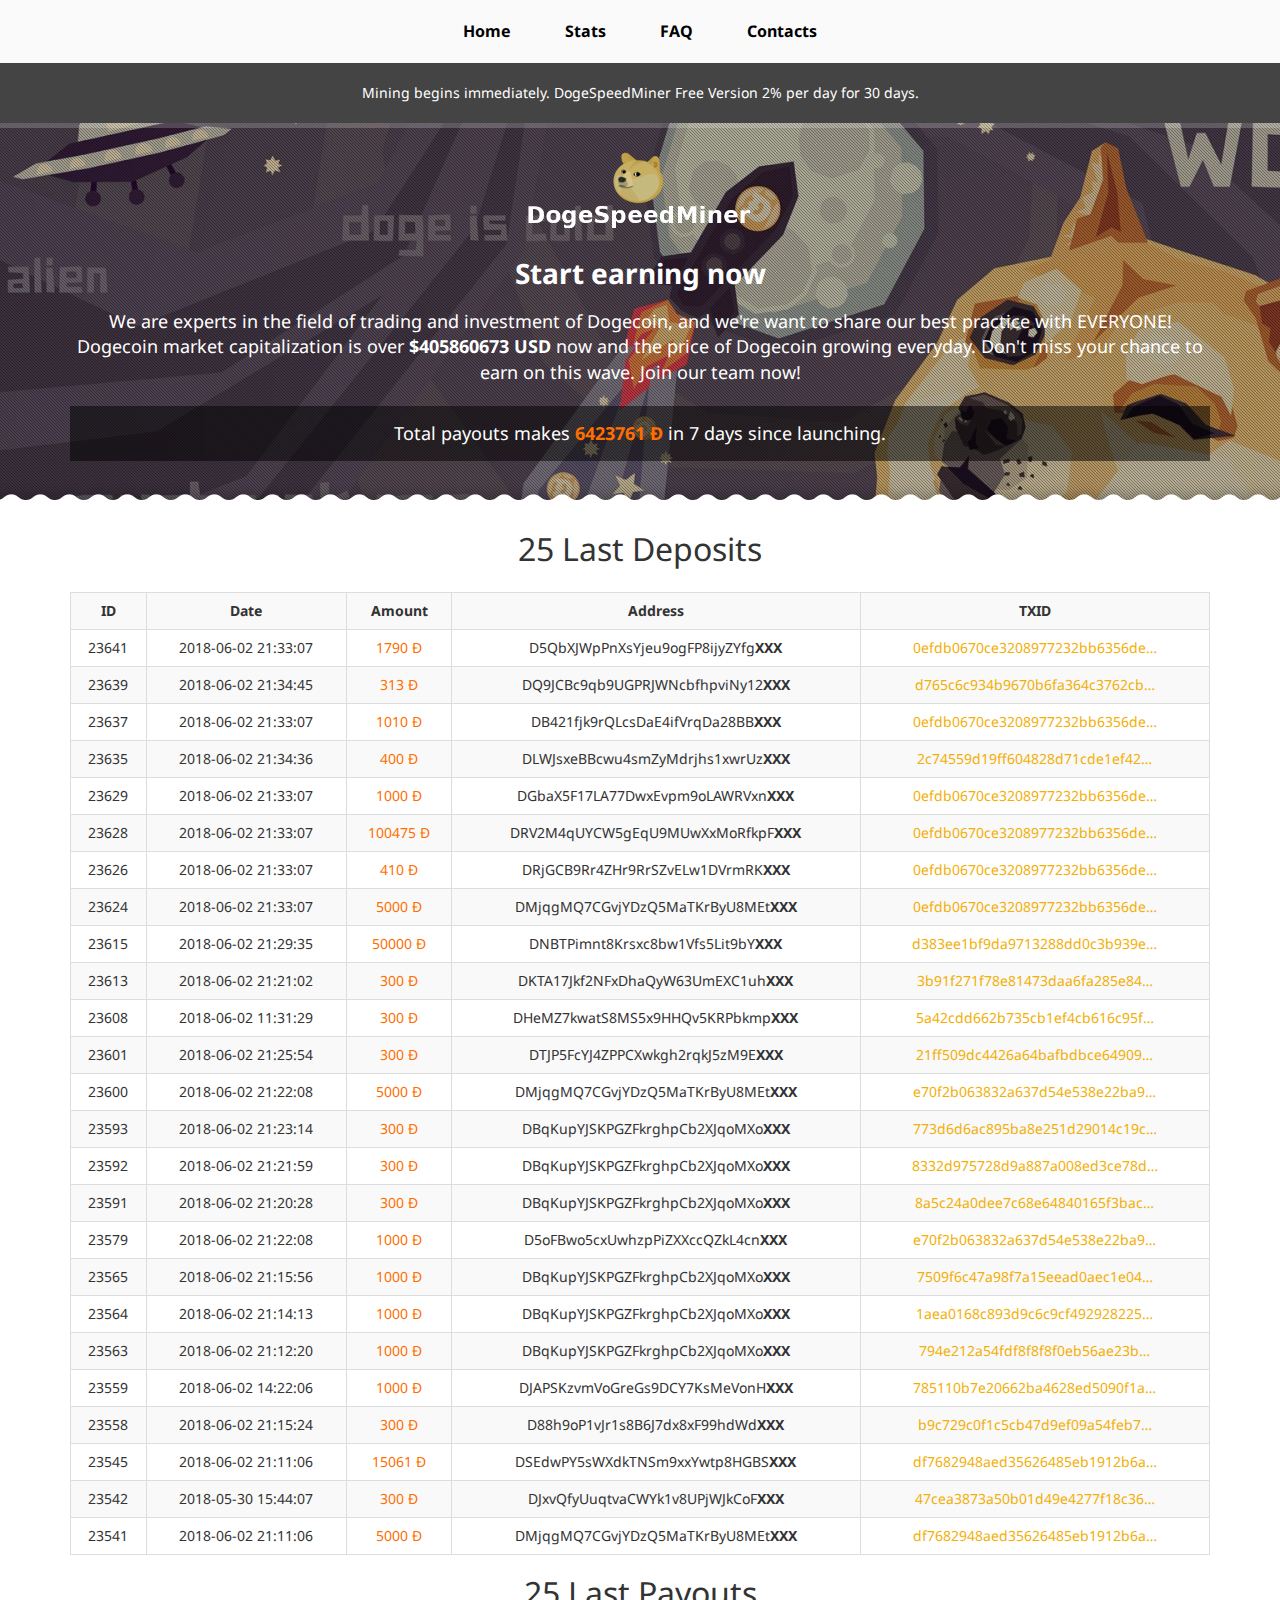
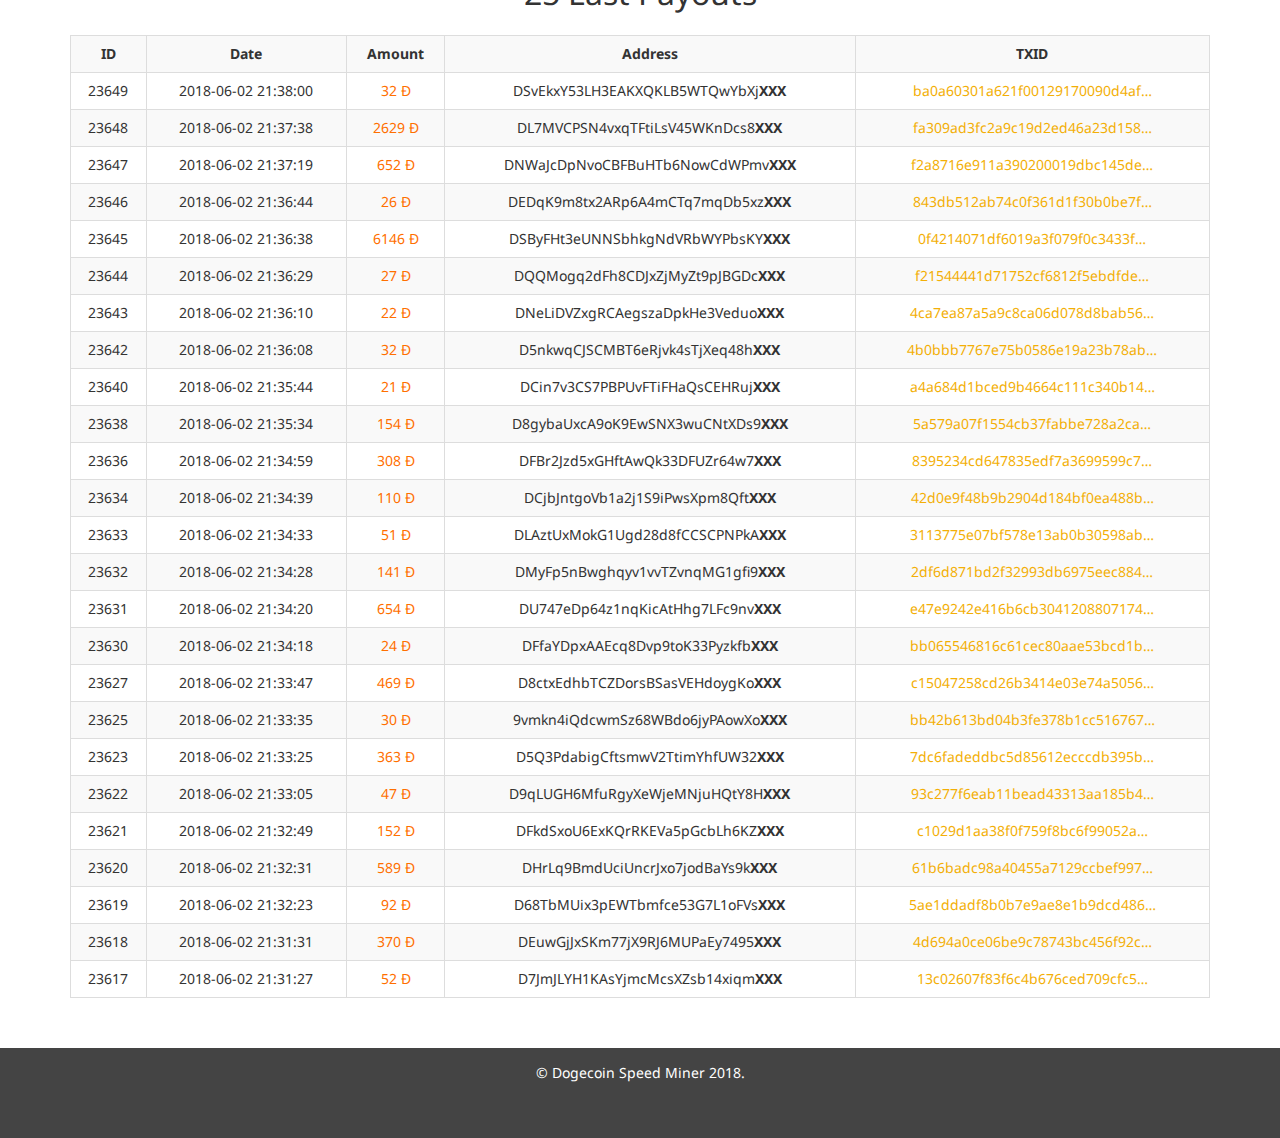
<file: dogespeedminer.com/payouts.html>
<!DOCTYPE html>
<html lang="en">
   
<!-- Mirrored from dogespeedminer.com/payouts.php by HTTrack Website Copier/3.x [XR&CO'2014], Sat, 02 Jun 2018 21:38:15 GMT -->
<!-- Added by HTTrack --><meta http-equiv="content-type" content="text/html;charset=UTF-8" /><!-- /Added by HTTrack -->
<head>
      <meta charset="utf-8">
      <title>DogeSpeedMiner.com - Invest like rich</title>
      <link href="img/dogeminer-favicon8518.png?s=17032018" rel="shortcut icon" type="image/x-icon" />
      <meta name="viewport" content="width=device-width, initial-scale=1.0">
      <link rel="stylesheet" href="css/bootstrap.min.css">
      <link rel="stylesheet" href="css/style2892f.css?s=03042018-99994">
	   
	   <!-- Global site tag (gtag.js) - Google Analytics -->
<script async src="https://www.googletagmanager.com/gtag/js?id=UA-119885155-1"></script>
<script>
  window.dataLayer = window.dataLayer || [];
  function gtag(){dataLayer.push(arguments);}
  gtag('js', new Date());

  gtag('config', 'UA-119885155-1');
</script>

      <style>
         #blink5 {
         -webkit-animation: blink5 2s linear infinite;
         animation: blink5 2s linear infinite;
         }
         @-webkit-keyframes blink5 {
         0% { color: rgb(0, 0, 0); }
         50% { color: rgb(125, 4, 40); }
         100% { color: rgb(237, 8, 77); }
         }
         @keyframes blink5 {
         0% { color: rgb(0, 0, 0); }
         50% { color: rgb(125, 4, 40); }
         100% { color: rgb(237, 8, 77); }
         }
      </style>
   </head>
   <body>
      <div class="topmenu">
         <div class="container">
            <ul>
               <li><a href="index-2.html">Home</a></li>
			                  <li><a href="payouts.html">Stats</a></li>
               
               <li><a href="faq.html">FAQ</a></li>
               <li><a href="contacts.html">Contacts</a></li>
            </ul>
            <div class="clearfix"></div>
         </div>
      </div>
      <div class="top-bar">
         <div class="container">
            Mining begins immediately. DogeSpeedMiner Free Version 2% per day for 30 days.
         </div>
      </div>
      <a href="#" class="logo-block">
          <span id='logo-change' class="logo"></span>
      </a>
	   
	   <div class="top-bg" id="header">
   <div class="top-bg-dark"></div>
   <div class="container">
      <h1>Start earning now</h1>
      <p>We are experts in the field of trading and investment of Dogecoin, and we're want to share our best practice with EVERYONE! Dogecoin market capitalization is over <b>$405860673 USD</b> now and the price of Dogecoin growing everyday. Don't miss your chance to earn on this wave. Join our team now!</p>
      <div class="head-login">
         <div class="login-info">
            <center>Total payouts makes <b style="color: #FF6F00;">6423761 &#208;</b> in 7 days since launching.</center>
         </div>
      </div>
   </div>
</div>
<div class="wrapper white-box">
   <div class="container">
      <div class="payouts-box">
         <h2 class="wrap-title">25 Last Deposits</h2>
         <div class="table-responsive">
            <table class="table table-striped table-bordered">
               <tr>
                  <th>ID</th>
                  <th>Date</th>
                  <th>Amount</th>
                  <th>Address</th>
                  <th>TXID</th>
               </tr>
				
				
				                                   <tr align='center'>
													  <td>23641</td>
													  <td>2018-06-02 21:33:07</td>
													  <td class='coin'>1790 &#208;</td>
													  <td>D5QbXJWpPnXsYjeu9ogFP8ijyZYfg<b>XXX</b></td>
													  <td><a href='https://chain.so/tx/DOGE/0efdb0670ce3208977232bb6356def5c491096c5588da019fdb5033fc5ce57a3' target='_blank'>0efdb0670ce3208977232bb6356de…</a></td>
												   </tr>
							   	  
							
				
				                                   <tr align='center'>
													  <td>23639</td>
													  <td>2018-06-02 21:34:45</td>
													  <td class='coin'>313 &#208;</td>
													  <td>DQ9JCBc9qb9UGPRJWNcbfhpviNy12<b>XXX</b></td>
													  <td><a href='https://chain.so/tx/DOGE/d765c6c934b9670b6fa364c3762cbc1f27cf6a4479b39dc0e51e3783d49f9904' target='_blank'>d765c6c934b9670b6fa364c3762cb…</a></td>
												   </tr>
							   	  
							
				
				                                   <tr align='center'>
													  <td>23637</td>
													  <td>2018-06-02 21:33:07</td>
													  <td class='coin'>1010 &#208;</td>
													  <td>DB421fjk9rQLcsDaE4ifVrqDa28BB<b>XXX</b></td>
													  <td><a href='https://chain.so/tx/DOGE/0efdb0670ce3208977232bb6356def5c491096c5588da019fdb5033fc5ce57a3' target='_blank'>0efdb0670ce3208977232bb6356de…</a></td>
												   </tr>
							   	  
							
				
				                                   <tr align='center'>
													  <td>23635</td>
													  <td>2018-06-02 21:34:36</td>
													  <td class='coin'>400 &#208;</td>
													  <td>DLWJsxeBBcwu4smZyMdrjhs1xwrUz<b>XXX</b></td>
													  <td><a href='https://chain.so/tx/DOGE/2c74559d19ff604828d71cde1ef42d5d5985efdd45856f146862ea84bd6bdacb' target='_blank'>2c74559d19ff604828d71cde1ef42…</a></td>
												   </tr>
							   	  
							
				
				                                   <tr align='center'>
													  <td>23629</td>
													  <td>2018-06-02 21:33:07</td>
													  <td class='coin'>1000 &#208;</td>
													  <td>DGbaX5F17LA77DwxEvpm9oLAWRVxn<b>XXX</b></td>
													  <td><a href='https://chain.so/tx/DOGE/0efdb0670ce3208977232bb6356def5c491096c5588da019fdb5033fc5ce57a3' target='_blank'>0efdb0670ce3208977232bb6356de…</a></td>
												   </tr>
							   	  
							
				
				                                   <tr align='center'>
													  <td>23628</td>
													  <td>2018-06-02 21:33:07</td>
													  <td class='coin'>100475 &#208;</td>
													  <td>DRV2M4qUYCW5gEqU9MUwXxMoRfkpF<b>XXX</b></td>
													  <td><a href='https://chain.so/tx/DOGE/0efdb0670ce3208977232bb6356def5c491096c5588da019fdb5033fc5ce57a3' target='_blank'>0efdb0670ce3208977232bb6356de…</a></td>
												   </tr>
							   	  
							
				
				                                   <tr align='center'>
													  <td>23626</td>
													  <td>2018-06-02 21:33:07</td>
													  <td class='coin'>410 &#208;</td>
													  <td>DRjGCB9Rr4ZHr9RrSZvELw1DVrmRK<b>XXX</b></td>
													  <td><a href='https://chain.so/tx/DOGE/0efdb0670ce3208977232bb6356def5c491096c5588da019fdb5033fc5ce57a3' target='_blank'>0efdb0670ce3208977232bb6356de…</a></td>
												   </tr>
							   	  
							
				
				                                   <tr align='center'>
													  <td>23624</td>
													  <td>2018-06-02 21:33:07</td>
													  <td class='coin'>5000 &#208;</td>
													  <td>DMjqgMQ7CGvjYDzQ5MaTKrByU8MEt<b>XXX</b></td>
													  <td><a href='https://chain.so/tx/DOGE/0efdb0670ce3208977232bb6356def5c491096c5588da019fdb5033fc5ce57a3' target='_blank'>0efdb0670ce3208977232bb6356de…</a></td>
												   </tr>
							   	  
							
				
				                                   <tr align='center'>
													  <td>23615</td>
													  <td>2018-06-02 21:29:35</td>
													  <td class='coin'>50000 &#208;</td>
													  <td>DNBTPimnt8Krsxc8bw1Vfs5Lit9bY<b>XXX</b></td>
													  <td><a href='https://chain.so/tx/DOGE/d383ee1bf9da9713288dd0c3b939e397744cd664ee426be1cc5556c446939d0e' target='_blank'>d383ee1bf9da9713288dd0c3b939e…</a></td>
												   </tr>
							   	  
							
				
				                                   <tr align='center'>
													  <td>23613</td>
													  <td>2018-06-02 21:21:02</td>
													  <td class='coin'>300 &#208;</td>
													  <td>DKTA17Jkf2NFxDhaQyW63UmEXC1uh<b>XXX</b></td>
													  <td><a href='https://chain.so/tx/DOGE/3b91f271f78e81473daa6fa285e846d8f623e2b0d19ca20daf1f24a381d71638' target='_blank'>3b91f271f78e81473daa6fa285e84…</a></td>
												   </tr>
							   	  
							
				
				                                   <tr align='center'>
													  <td>23608</td>
													  <td>2018-06-02 11:31:29</td>
													  <td class='coin'>300 &#208;</td>
													  <td>DHeMZ7kwatS8MS5x9HHQv5KRPbkmp<b>XXX</b></td>
													  <td><a href='https://chain.so/tx/DOGE/5a42cdd662b735cb1ef4cb616c95f3c71ab02ae745975bbc752a1612e64cc3b5' target='_blank'>5a42cdd662b735cb1ef4cb616c95f…</a></td>
												   </tr>
							   	  
							
				
				                                   <tr align='center'>
													  <td>23601</td>
													  <td>2018-06-02 21:25:54</td>
													  <td class='coin'>300 &#208;</td>
													  <td>DTJP5FcYJ4ZPPCXwkgh2rqkJ5zM9E<b>XXX</b></td>
													  <td><a href='https://chain.so/tx/DOGE/21ff509dc4426a64bafbdbce6490993b05c841096ce18554496aef865e72ffcf' target='_blank'>21ff509dc4426a64bafbdbce64909…</a></td>
												   </tr>
							   	  
							
				
				                                   <tr align='center'>
													  <td>23600</td>
													  <td>2018-06-02 21:22:08</td>
													  <td class='coin'>5000 &#208;</td>
													  <td>DMjqgMQ7CGvjYDzQ5MaTKrByU8MEt<b>XXX</b></td>
													  <td><a href='https://chain.so/tx/DOGE/e70f2b063832a637d54e538e22ba97b139266975d9c42a6321e387aebb29421f' target='_blank'>e70f2b063832a637d54e538e22ba9…</a></td>
												   </tr>
							   	  
							
				
				                                   <tr align='center'>
													  <td>23593</td>
													  <td>2018-06-02 21:23:14</td>
													  <td class='coin'>300 &#208;</td>
													  <td>DBqKupYJSKPGZFkrghpCb2XJqoMXo<b>XXX</b></td>
													  <td><a href='https://chain.so/tx/DOGE/773d6d6ac895ba8e251d29014c19cac851152c4972b9af6f1b91247098f58aca' target='_blank'>773d6d6ac895ba8e251d29014c19c…</a></td>
												   </tr>
							   	  
							
				
				                                   <tr align='center'>
													  <td>23592</td>
													  <td>2018-06-02 21:21:59</td>
													  <td class='coin'>300 &#208;</td>
													  <td>DBqKupYJSKPGZFkrghpCb2XJqoMXo<b>XXX</b></td>
													  <td><a href='https://chain.so/tx/DOGE/8332d975728d9a887a008ed3ce78dd810f3fac7a39bc74e4437881bbd82f373a' target='_blank'>8332d975728d9a887a008ed3ce78d…</a></td>
												   </tr>
							   	  
							
				
				                                   <tr align='center'>
													  <td>23591</td>
													  <td>2018-06-02 21:20:28</td>
													  <td class='coin'>300 &#208;</td>
													  <td>DBqKupYJSKPGZFkrghpCb2XJqoMXo<b>XXX</b></td>
													  <td><a href='https://chain.so/tx/DOGE/8a5c24a0dee7c68e64840165f3baca0b333a5a192fb5bb9c6576df9471db0510' target='_blank'>8a5c24a0dee7c68e64840165f3bac…</a></td>
												   </tr>
							   	  
							
				
				                                   <tr align='center'>
													  <td>23579</td>
													  <td>2018-06-02 21:22:08</td>
													  <td class='coin'>1000 &#208;</td>
													  <td>D5oFBwo5cxUwhzpPiZXXccQZkL4cn<b>XXX</b></td>
													  <td><a href='https://chain.so/tx/DOGE/e70f2b063832a637d54e538e22ba97b139266975d9c42a6321e387aebb29421f' target='_blank'>e70f2b063832a637d54e538e22ba9…</a></td>
												   </tr>
							   	  
							
				
				                                   <tr align='center'>
													  <td>23565</td>
													  <td>2018-06-02 21:15:56</td>
													  <td class='coin'>1000 &#208;</td>
													  <td>DBqKupYJSKPGZFkrghpCb2XJqoMXo<b>XXX</b></td>
													  <td><a href='https://chain.so/tx/DOGE/7509f6c47a98f7a15eead0aec1e049868cadb8b61e2d8f278766e21ae6c17ac0' target='_blank'>7509f6c47a98f7a15eead0aec1e04…</a></td>
												   </tr>
							   	  
							
				
				                                   <tr align='center'>
													  <td>23564</td>
													  <td>2018-06-02 21:14:13</td>
													  <td class='coin'>1000 &#208;</td>
													  <td>DBqKupYJSKPGZFkrghpCb2XJqoMXo<b>XXX</b></td>
													  <td><a href='https://chain.so/tx/DOGE/1aea0168c893d9c6c9cf492928225f9631763f75a388c9f8671f40c5bea5eb08' target='_blank'>1aea0168c893d9c6c9cf492928225…</a></td>
												   </tr>
							   	  
							
				
				                                   <tr align='center'>
													  <td>23563</td>
													  <td>2018-06-02 21:12:20</td>
													  <td class='coin'>1000 &#208;</td>
													  <td>DBqKupYJSKPGZFkrghpCb2XJqoMXo<b>XXX</b></td>
													  <td><a href='https://chain.so/tx/DOGE/794e212a54fdf8f8f8f0eb56ae23b902544fcb9ecfc1a563395d6acb19a58170' target='_blank'>794e212a54fdf8f8f8f0eb56ae23b…</a></td>
												   </tr>
							   	  
							
				
				                                   <tr align='center'>
													  <td>23559</td>
													  <td>2018-06-02 14:22:06</td>
													  <td class='coin'>1000 &#208;</td>
													  <td>DJAPSKzvmVoGreGs9DCY7KsMeVonH<b>XXX</b></td>
													  <td><a href='https://chain.so/tx/DOGE/785110b7e20662ba4628ed5090f1a7d2364c10b993f75bd6b1f8e96ef2c0b7df' target='_blank'>785110b7e20662ba4628ed5090f1a…</a></td>
												   </tr>
							   	  
							
				
				                                   <tr align='center'>
													  <td>23558</td>
													  <td>2018-06-02 21:15:24</td>
													  <td class='coin'>300 &#208;</td>
													  <td>D88h9oP1vJr1s8B6J7dx8xF99hdWd<b>XXX</b></td>
													  <td><a href='https://chain.so/tx/DOGE/b9c729c0f1c5cb47d9ef09a54feb73b318b9713a80d46099a6c57dbf25cfcd42' target='_blank'>b9c729c0f1c5cb47d9ef09a54feb7…</a></td>
												   </tr>
							   	  
							
				
				                                   <tr align='center'>
													  <td>23545</td>
													  <td>2018-06-02 21:11:06</td>
													  <td class='coin'>15061 &#208;</td>
													  <td>DSEdwPY5sWXdkTNSm9xxYwtp8HGBS<b>XXX</b></td>
													  <td><a href='https://chain.so/tx/DOGE/df7682948aed35626485eb1912b6a1e534bf226d7471c6cf4b3c4ab4b406949b' target='_blank'>df7682948aed35626485eb1912b6a…</a></td>
												   </tr>
							   	  
							
				
				                                   <tr align='center'>
													  <td>23542</td>
													  <td>2018-05-30 15:44:07</td>
													  <td class='coin'>300 &#208;</td>
													  <td>DJxvQfyUuqtvaCWYk1v8UPjWJkCoF<b>XXX</b></td>
													  <td><a href='https://chain.so/tx/DOGE/47cea3873a50b01d49e4277f18c3619a2cc207fbfd0031f62687d633571b1189' target='_blank'>47cea3873a50b01d49e4277f18c36…</a></td>
												   </tr>
							   	  
							
				
				                                   <tr align='center'>
													  <td>23541</td>
													  <td>2018-06-02 21:11:06</td>
													  <td class='coin'>5000 &#208;</td>
													  <td>DMjqgMQ7CGvjYDzQ5MaTKrByU8MEt<b>XXX</b></td>
													  <td><a href='https://chain.so/tx/DOGE/df7682948aed35626485eb1912b6a1e534bf226d7471c6cf4b3c4ab4b406949b' target='_blank'>df7682948aed35626485eb1912b6a…</a></td>
												   </tr>
							   	  
							
             
            </table>
         </div>
         <div class="clearfix"></div>
         <h2 class="wrap-title">25 Last Payouts</h2>
         <div class="table-responsive">
            <table class="table table-striped table-bordered">
               <tr>
                  <th>ID</th>
                  <th>Date</th>
                  <th>Amount</th>
                  <th>Address</th>
                  <th>TXID</th>
               </tr>
             				
				
				                                   <tr align='center'>
													  <td>23649</td>
													  <td>2018-06-02 21:38:00</td>
													  <td class='coin'>32 &#208;</td>
													  <td>DSvEkxY53LH3EAKXQKLB5WTQwYbXj<b>XXX</b></td>
													  <td><a href='https://chain.so/tx/DOGE/ba0a60301a621f00129170090d4af8116bd9354847191c18a475649e770ce22e' target='_blank'>ba0a60301a621f00129170090d4af…</a></td>
												   </tr>
							   	  
							
				
				                                   <tr align='center'>
													  <td>23648</td>
													  <td>2018-06-02 21:37:38</td>
													  <td class='coin'>2629 &#208;</td>
													  <td>DL7MVCPSN4vxqTFtiLsV45WKnDcs8<b>XXX</b></td>
													  <td><a href='https://chain.so/tx/DOGE/fa309ad3fc2a9c19d2ed46a23d158d1e9edadc97cb32934b387ec6ec46ce02ca' target='_blank'>fa309ad3fc2a9c19d2ed46a23d158…</a></td>
												   </tr>
							   	  
							
				
				                                   <tr align='center'>
													  <td>23647</td>
													  <td>2018-06-02 21:37:19</td>
													  <td class='coin'>652 &#208;</td>
													  <td>DNWaJcDpNvoCBFBuHTb6NowCdWPmv<b>XXX</b></td>
													  <td><a href='https://chain.so/tx/DOGE/f2a8716e911a390200019dbc145defd2c3edf3a2e3c4d3f77b550f96829c4b95' target='_blank'>f2a8716e911a390200019dbc145de…</a></td>
												   </tr>
							   	  
							
				
				                                   <tr align='center'>
													  <td>23646</td>
													  <td>2018-06-02 21:36:44</td>
													  <td class='coin'>26 &#208;</td>
													  <td>DEDqK9m8tx2ARp6A4mCTq7mqDb5xz<b>XXX</b></td>
													  <td><a href='https://chain.so/tx/DOGE/843db512ab74c0f361d1f30b0be7fad882871c53ecadb7d0edc7289a0eb1f23c' target='_blank'>843db512ab74c0f361d1f30b0be7f…</a></td>
												   </tr>
							   	  
							
				
				                                   <tr align='center'>
													  <td>23645</td>
													  <td>2018-06-02 21:36:38</td>
													  <td class='coin'>6146 &#208;</td>
													  <td>DSByFHt3eUNNSbhkgNdVRbWYPbsKY<b>XXX</b></td>
													  <td><a href='https://chain.so/tx/DOGE/0f4214071df6019a3f079f0c3433fee6626b328cf7c4033ebe861d51a90c4792' target='_blank'>0f4214071df6019a3f079f0c3433f…</a></td>
												   </tr>
							   	  
							
				
				                                   <tr align='center'>
													  <td>23644</td>
													  <td>2018-06-02 21:36:29</td>
													  <td class='coin'>27 &#208;</td>
													  <td>DQQMogq2dFh8CDJxZjMyZt9pJBGDc<b>XXX</b></td>
													  <td><a href='https://chain.so/tx/DOGE/f21544441d71752cf6812f5ebdfde954fde53a24d477398886a24f1f4a798eb9' target='_blank'>f21544441d71752cf6812f5ebdfde…</a></td>
												   </tr>
							   	  
							
				
				                                   <tr align='center'>
													  <td>23643</td>
													  <td>2018-06-02 21:36:10</td>
													  <td class='coin'>22 &#208;</td>
													  <td>DNeLiDVZxgRCAegszaDpkHe3Veduo<b>XXX</b></td>
													  <td><a href='https://chain.so/tx/DOGE/4ca7ea87a5a9c8ca06d078d8bab5640d7cdb10afbdcdfec5afb49ab86545dc9b' target='_blank'>4ca7ea87a5a9c8ca06d078d8bab56…</a></td>
												   </tr>
							   	  
							
				
				                                   <tr align='center'>
													  <td>23642</td>
													  <td>2018-06-02 21:36:08</td>
													  <td class='coin'>32 &#208;</td>
													  <td>D5nkwqCJSCMBT6eRjvk4sTjXeq48h<b>XXX</b></td>
													  <td><a href='https://chain.so/tx/DOGE/4b0bbb7767e75b0586e19a23b78ab31f8e788176dbd0b558d241365f1d36aca8' target='_blank'>4b0bbb7767e75b0586e19a23b78ab…</a></td>
												   </tr>
							   	  
							
				
				                                   <tr align='center'>
													  <td>23640</td>
													  <td>2018-06-02 21:35:44</td>
													  <td class='coin'>21 &#208;</td>
													  <td>DCin7v3CS7PBPUvFTiFHaQsCEHRuj<b>XXX</b></td>
													  <td><a href='https://chain.so/tx/DOGE/a4a684d1bced9b4664c111c340b14438df843bd28d4f6e7fb9e4276351b5c951' target='_blank'>a4a684d1bced9b4664c111c340b14…</a></td>
												   </tr>
							   	  
							
				
				                                   <tr align='center'>
													  <td>23638</td>
													  <td>2018-06-02 21:35:34</td>
													  <td class='coin'>154 &#208;</td>
													  <td>D8gybaUxcA9oK9EwSNX3wuCNtXDs9<b>XXX</b></td>
													  <td><a href='https://chain.so/tx/DOGE/5a579a07f1554cb37fabbe728a2ca53418c10e3dd4932f9ed3b3a6cd695d234e' target='_blank'>5a579a07f1554cb37fabbe728a2ca…</a></td>
												   </tr>
							   	  
							
				
				                                   <tr align='center'>
													  <td>23636</td>
													  <td>2018-06-02 21:34:59</td>
													  <td class='coin'>308 &#208;</td>
													  <td>DFBr2Jzd5xGHftAwQk33DFUZr64w7<b>XXX</b></td>
													  <td><a href='https://chain.so/tx/DOGE/8395234cd647835edf7a3699599c7f952f4f3d27b6e08320a3125b5194d4e745' target='_blank'>8395234cd647835edf7a3699599c7…</a></td>
												   </tr>
							   	  
							
				
				                                   <tr align='center'>
													  <td>23634</td>
													  <td>2018-06-02 21:34:39</td>
													  <td class='coin'>110 &#208;</td>
													  <td>DCjbJntgoVb1a2j1S9iPwsXpm8Qft<b>XXX</b></td>
													  <td><a href='https://chain.so/tx/DOGE/42d0e9f48b9b2904d184bf0ea488b47e56e4e5a751912f912c86c94ecec0ff86' target='_blank'>42d0e9f48b9b2904d184bf0ea488b…</a></td>
												   </tr>
							   	  
							
				
				                                   <tr align='center'>
													  <td>23633</td>
													  <td>2018-06-02 21:34:33</td>
													  <td class='coin'>51 &#208;</td>
													  <td>DLAztUxMokG1Ugd28d8fCCSCPNPkA<b>XXX</b></td>
													  <td><a href='https://chain.so/tx/DOGE/3113775e07bf578e13ab0b30598abfb92f72d4ed06283a5003288aa2b2292f29' target='_blank'>3113775e07bf578e13ab0b30598ab…</a></td>
												   </tr>
							   	  
							
				
				                                   <tr align='center'>
													  <td>23632</td>
													  <td>2018-06-02 21:34:28</td>
													  <td class='coin'>141 &#208;</td>
													  <td>DMyFp5nBwghqyv1vvTZvnqMG1gfi9<b>XXX</b></td>
													  <td><a href='https://chain.so/tx/DOGE/2df6d871bd2f32993db6975eec8844167699f9a19065e3c8c4dc014c797f2567' target='_blank'>2df6d871bd2f32993db6975eec884…</a></td>
												   </tr>
							   	  
							
				
				                                   <tr align='center'>
													  <td>23631</td>
													  <td>2018-06-02 21:34:20</td>
													  <td class='coin'>654 &#208;</td>
													  <td>DU747eDp64z1nqKicAtHhg7LFc9nv<b>XXX</b></td>
													  <td><a href='https://chain.so/tx/DOGE/e47e9242e416b6cb3041208807174bf747be0e8c9f83e2373a30974b3763cf08' target='_blank'>e47e9242e416b6cb3041208807174…</a></td>
												   </tr>
							   	  
							
				
				                                   <tr align='center'>
													  <td>23630</td>
													  <td>2018-06-02 21:34:18</td>
													  <td class='coin'>24 &#208;</td>
													  <td>DFfaYDpxAAEcq8Dvp9toK33Pyzkfb<b>XXX</b></td>
													  <td><a href='https://chain.so/tx/DOGE/bb065546816c61cec80aae53bcd1be78e9b1c67c4e73d869574508bfc148e4cf' target='_blank'>bb065546816c61cec80aae53bcd1b…</a></td>
												   </tr>
							   	  
							
				
				                                   <tr align='center'>
													  <td>23627</td>
													  <td>2018-06-02 21:33:47</td>
													  <td class='coin'>469 &#208;</td>
													  <td>D8ctxEdhbTCZDorsBSasVEHdoygKo<b>XXX</b></td>
													  <td><a href='https://chain.so/tx/DOGE/c15047258cd26b3414e03e74a5056327307bc3da4b29096d0d47130d80c4e0cc' target='_blank'>c15047258cd26b3414e03e74a5056…</a></td>
												   </tr>
							   	  
							
				
				                                   <tr align='center'>
													  <td>23625</td>
													  <td>2018-06-02 21:33:35</td>
													  <td class='coin'>30 &#208;</td>
													  <td>9vmkn4iQdcwmSz68WBdo6jyPAowXo<b>XXX</b></td>
													  <td><a href='https://chain.so/tx/DOGE/bb42b613bd04b3fe378b1cc516767ae5d464c8e0abf9dee2d1d90dcdf95c214a' target='_blank'>bb42b613bd04b3fe378b1cc516767…</a></td>
												   </tr>
							   	  
							
				
				                                   <tr align='center'>
													  <td>23623</td>
													  <td>2018-06-02 21:33:25</td>
													  <td class='coin'>363 &#208;</td>
													  <td>D5Q3PdabigCftsmwV2TtimYhfUW32<b>XXX</b></td>
													  <td><a href='https://chain.so/tx/DOGE/7dc6fadeddbc5d85612ecccdb395b73ade34ab54cedfea7b6a3879794856d891' target='_blank'>7dc6fadeddbc5d85612ecccdb395b…</a></td>
												   </tr>
							   	  
							
				
				                                   <tr align='center'>
													  <td>23622</td>
													  <td>2018-06-02 21:33:05</td>
													  <td class='coin'>47 &#208;</td>
													  <td>D9qLUGH6MfuRgyXeWjeMNjuHQtY8H<b>XXX</b></td>
													  <td><a href='https://chain.so/tx/DOGE/93c277f6eab11bead43313aa185b411dedd466dab552aba1460caa255ea17a42' target='_blank'>93c277f6eab11bead43313aa185b4…</a></td>
												   </tr>
							   	  
							
				
				                                   <tr align='center'>
													  <td>23621</td>
													  <td>2018-06-02 21:32:49</td>
													  <td class='coin'>152 &#208;</td>
													  <td>DFkdSxoU6ExKQrRKEVa5pGcbLh6KZ<b>XXX</b></td>
													  <td><a href='https://chain.so/tx/DOGE/c1029d1aa38f0f759f8bc6f99052abcfaf531814136cd7411958ecd83af2d1bb' target='_blank'>c1029d1aa38f0f759f8bc6f99052a…</a></td>
												   </tr>
							   	  
							
				
				                                   <tr align='center'>
													  <td>23620</td>
													  <td>2018-06-02 21:32:31</td>
													  <td class='coin'>589 &#208;</td>
													  <td>DHrLq9BmdUciUncrJxo7jodBaYs9k<b>XXX</b></td>
													  <td><a href='https://chain.so/tx/DOGE/61b6badc98a40455a7129ccbef997d51a762904cff774680bc613059e63b0d82' target='_blank'>61b6badc98a40455a7129ccbef997…</a></td>
												   </tr>
							   	  
							
				
				                                   <tr align='center'>
													  <td>23619</td>
													  <td>2018-06-02 21:32:23</td>
													  <td class='coin'>92 &#208;</td>
													  <td>D68TbMUix3pEWTbmfce53G7L1oFVs<b>XXX</b></td>
													  <td><a href='https://chain.so/tx/DOGE/5ae1ddadf8b0b7e9ae8e1b9dcd4868633e2379f67bf8e02fde11a24f8989b28b' target='_blank'>5ae1ddadf8b0b7e9ae8e1b9dcd486…</a></td>
												   </tr>
							   	  
							
				
				                                   <tr align='center'>
													  <td>23618</td>
													  <td>2018-06-02 21:31:31</td>
													  <td class='coin'>370 &#208;</td>
													  <td>DEuwGjJxSKm77jX9RJ6MUPaEy7495<b>XXX</b></td>
													  <td><a href='https://chain.so/tx/DOGE/4d694a0ce06be9c78743bc456f92c4cfc9a93078406df929d9c6b034f07ecd15' target='_blank'>4d694a0ce06be9c78743bc456f92c…</a></td>
												   </tr>
							   	  
							
				
				                                   <tr align='center'>
													  <td>23617</td>
													  <td>2018-06-02 21:31:27</td>
													  <td class='coin'>52 &#208;</td>
													  <td>D7JmJLYH1KAsYjmcMcsXZsb14xiqm<b>XXX</b></td>
													  <td><a href='https://chain.so/tx/DOGE/13c02607f83f6c4b676ced709cfc50289f1eba8118dd1912070b5ea188700ed8' target='_blank'>13c02607f83f6c4b676ced709cfc5…</a></td>
												   </tr>
							   	  
							            </table>
         </div>
         <div class="clearfix"></div>
      </div>
   </div>
</div>



 <div class="footer">
         <div class="container">
            © Dogecoin Speed Miner 2018.<br />
           <br>
           <br>
         </div>
      </div>
      <script src="js/jquery.min.js"></script>
      <script src="js/bootstrap.min.js"></script>
      <script src="js/global1.js"></script>
   </body>

<!-- Mirrored from dogespeedminer.com/payouts.php by HTTrack Website Copier/3.x [XR&CO'2014], Sat, 02 Jun 2018 21:38:16 GMT -->
</html>
</file>
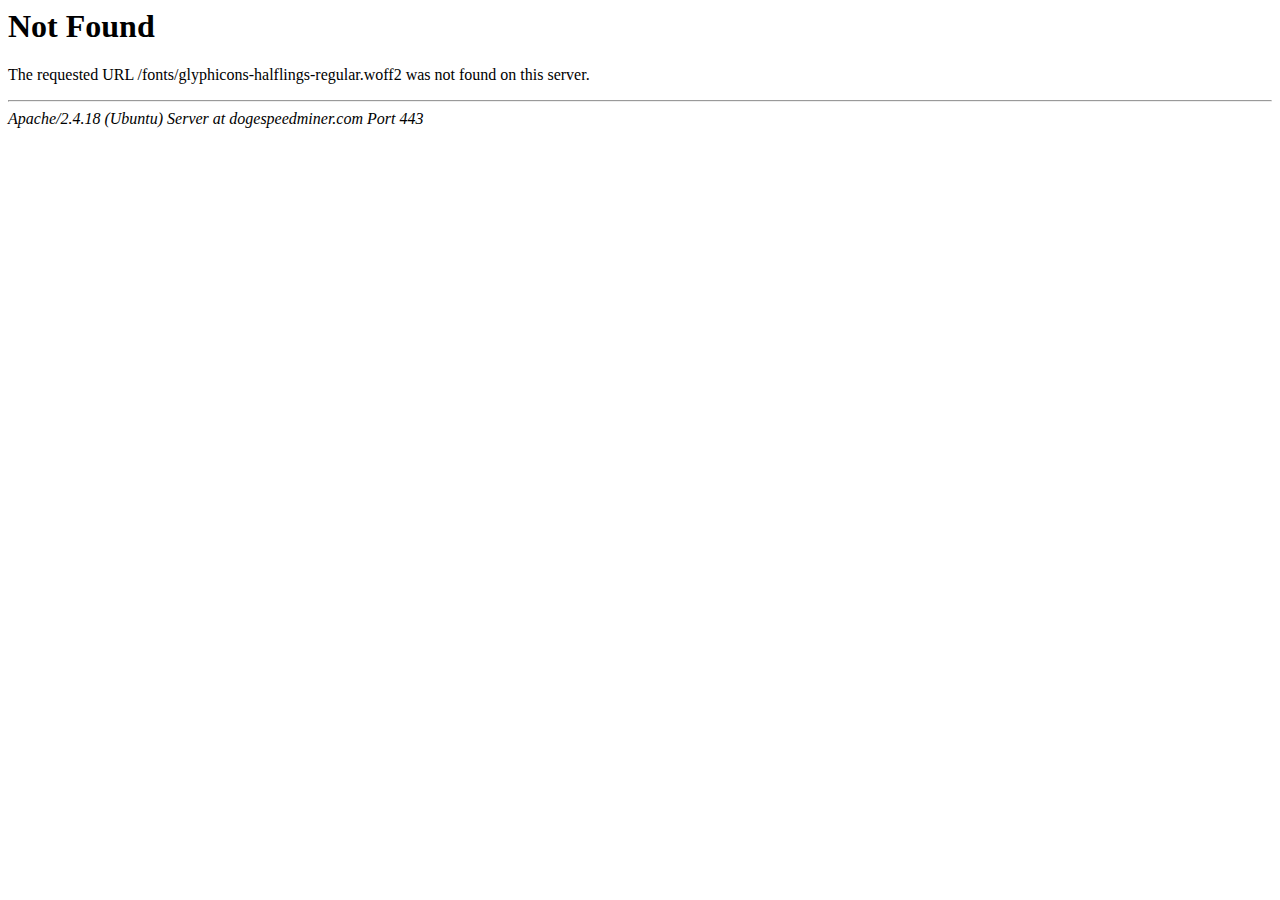
<file: dogespeedminer.com/fonts/glyphicons-halflings-regular-2.html>
<!DOCTYPE HTML PUBLIC "-//IETF//DTD HTML 2.0//EN">
<html><head>
<title>404 Not Found</title>
</head><body>
<h1>Not Found</h1>
<p>The requested URL /fonts/glyphicons-halflings-regular.woff2 was not found on this server.</p>
<hr>
<address>Apache/2.4.18 (Ubuntu) Server at dogespeedminer.com Port 443</address>
</body></html>
</file>
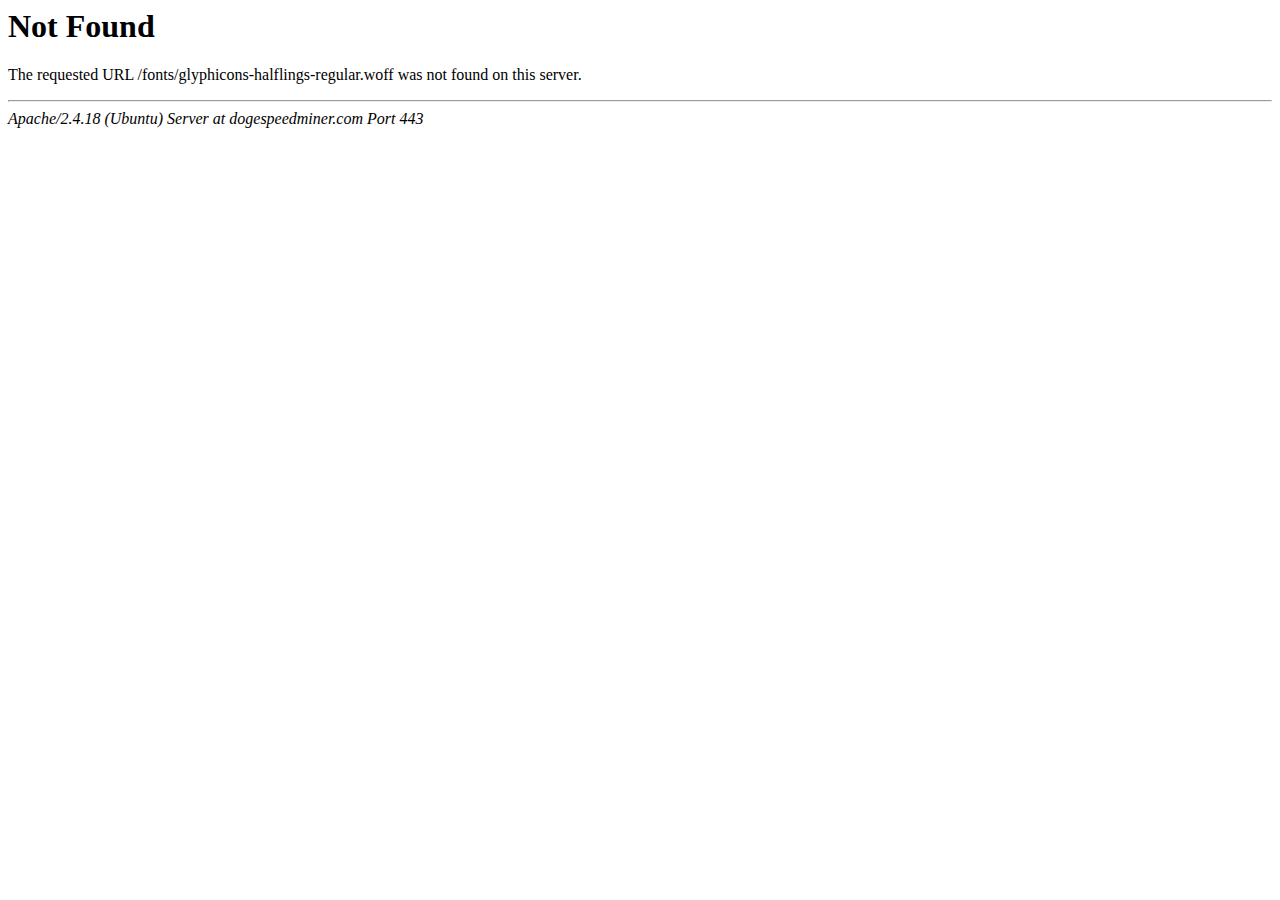
<file: dogespeedminer.com/fonts/glyphicons-halflings-regular-3.html>
<!DOCTYPE HTML PUBLIC "-//IETF//DTD HTML 2.0//EN">
<html><head>
<title>404 Not Found</title>
</head><body>
<h1>Not Found</h1>
<p>The requested URL /fonts/glyphicons-halflings-regular.woff was not found on this server.</p>
<hr>
<address>Apache/2.4.18 (Ubuntu) Server at dogespeedminer.com Port 443</address>
</body></html>
</file>
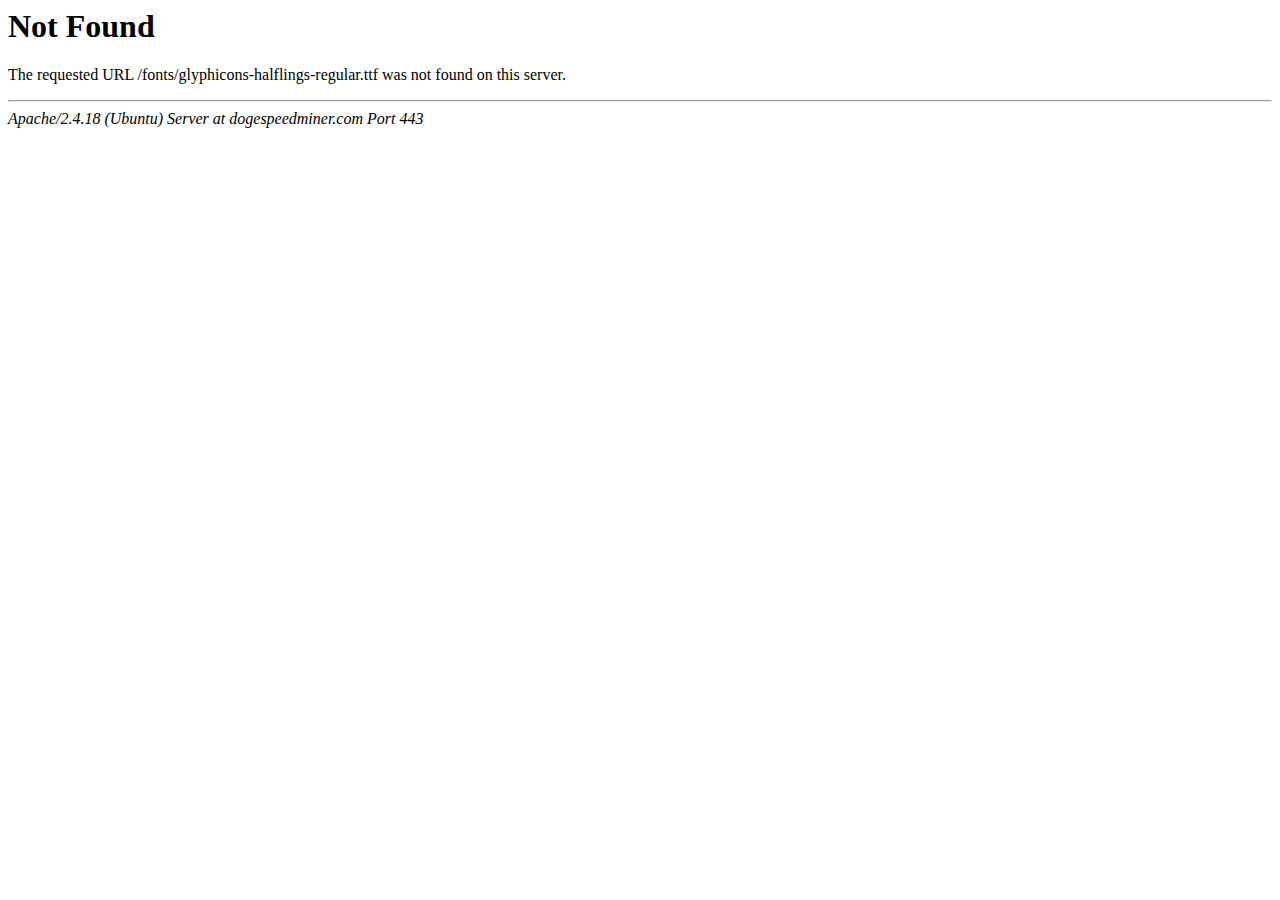
<file: dogespeedminer.com/fonts/glyphicons-halflings-regular-4.html>
<!DOCTYPE HTML PUBLIC "-//IETF//DTD HTML 2.0//EN">
<html><head>
<title>404 Not Found</title>
</head><body>
<h1>Not Found</h1>
<p>The requested URL /fonts/glyphicons-halflings-regular.ttf was not found on this server.</p>
<hr>
<address>Apache/2.4.18 (Ubuntu) Server at dogespeedminer.com Port 443</address>
</body></html>
</file>
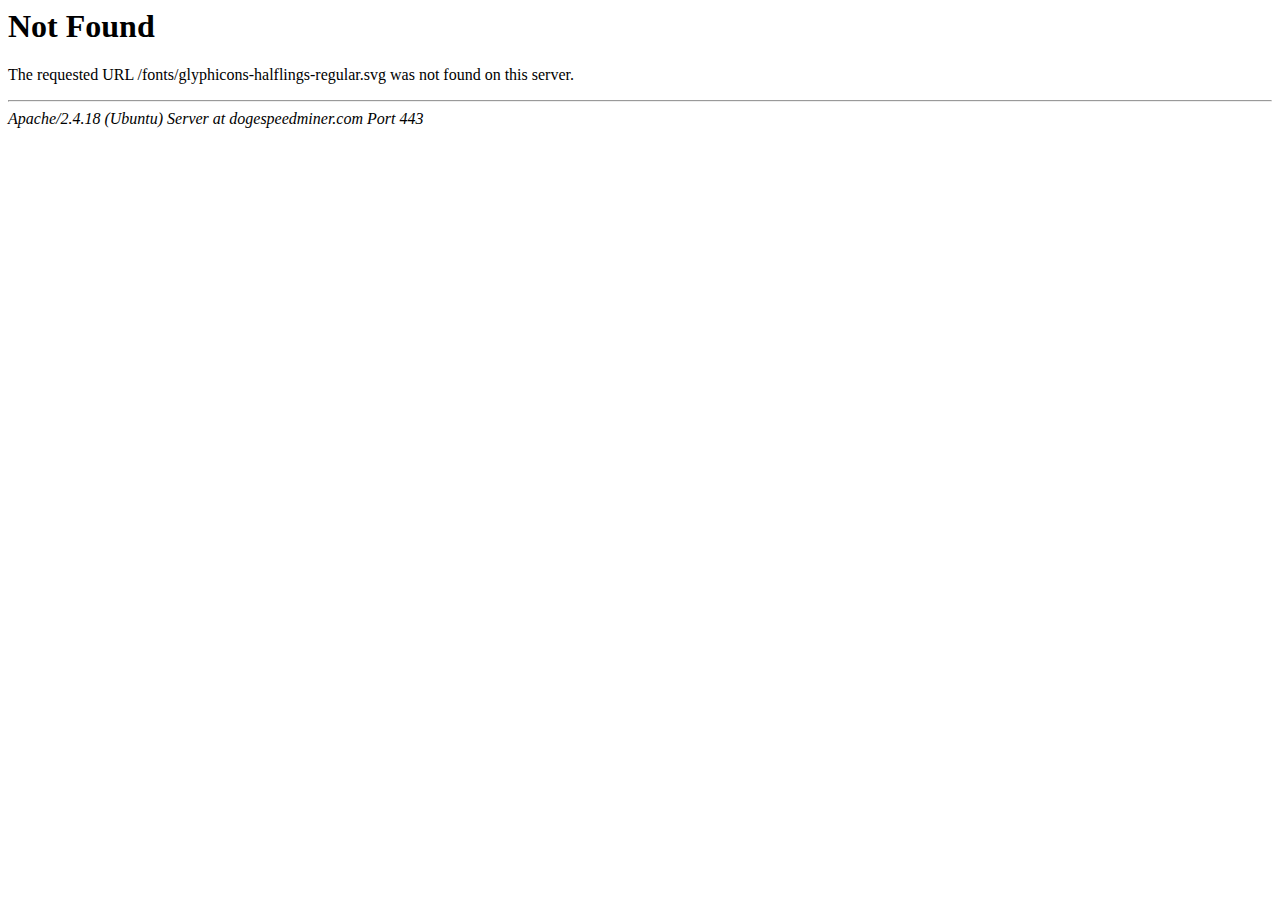
<file: dogespeedminer.com/fonts/glyphicons-halflings-regular-5.html>
<!DOCTYPE HTML PUBLIC "-//IETF//DTD HTML 2.0//EN">
<html><head>
<title>404 Not Found</title>
</head><body>
<h1>Not Found</h1>
<p>The requested URL /fonts/glyphicons-halflings-regular.svg was not found on this server.</p>
<hr>
<address>Apache/2.4.18 (Ubuntu) Server at dogespeedminer.com Port 443</address>
</body></html>
</file>
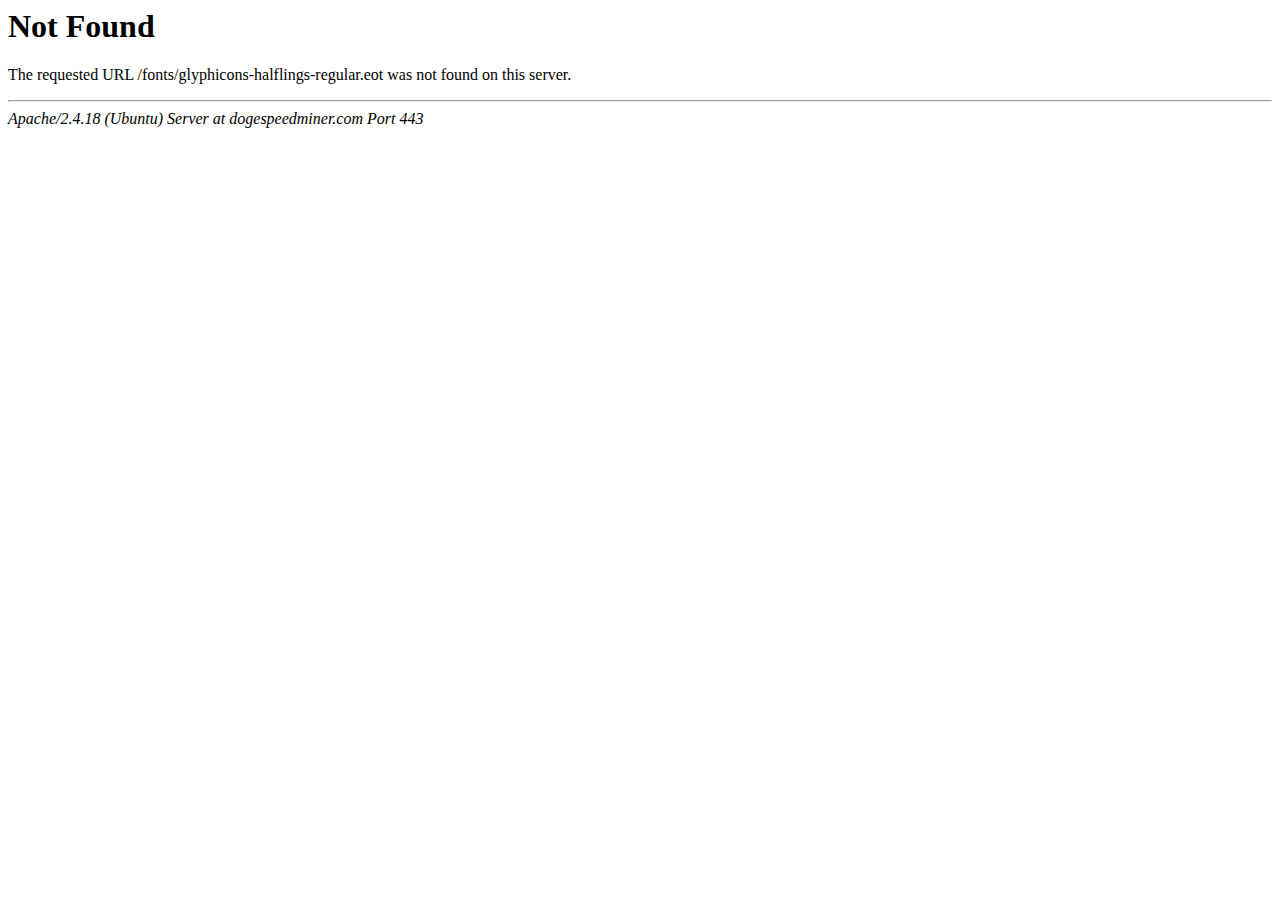
<file: dogespeedminer.com/fonts/glyphicons-halflings-regular.html>
<!DOCTYPE HTML PUBLIC "-//IETF//DTD HTML 2.0//EN">
<html><head>
<title>404 Not Found</title>
</head><body>
<h1>Not Found</h1>
<p>The requested URL /fonts/glyphicons-halflings-regular.eot was not found on this server.</p>
<hr>
<address>Apache/2.4.18 (Ubuntu) Server at dogespeedminer.com Port 443</address>
</body></html>
</file>
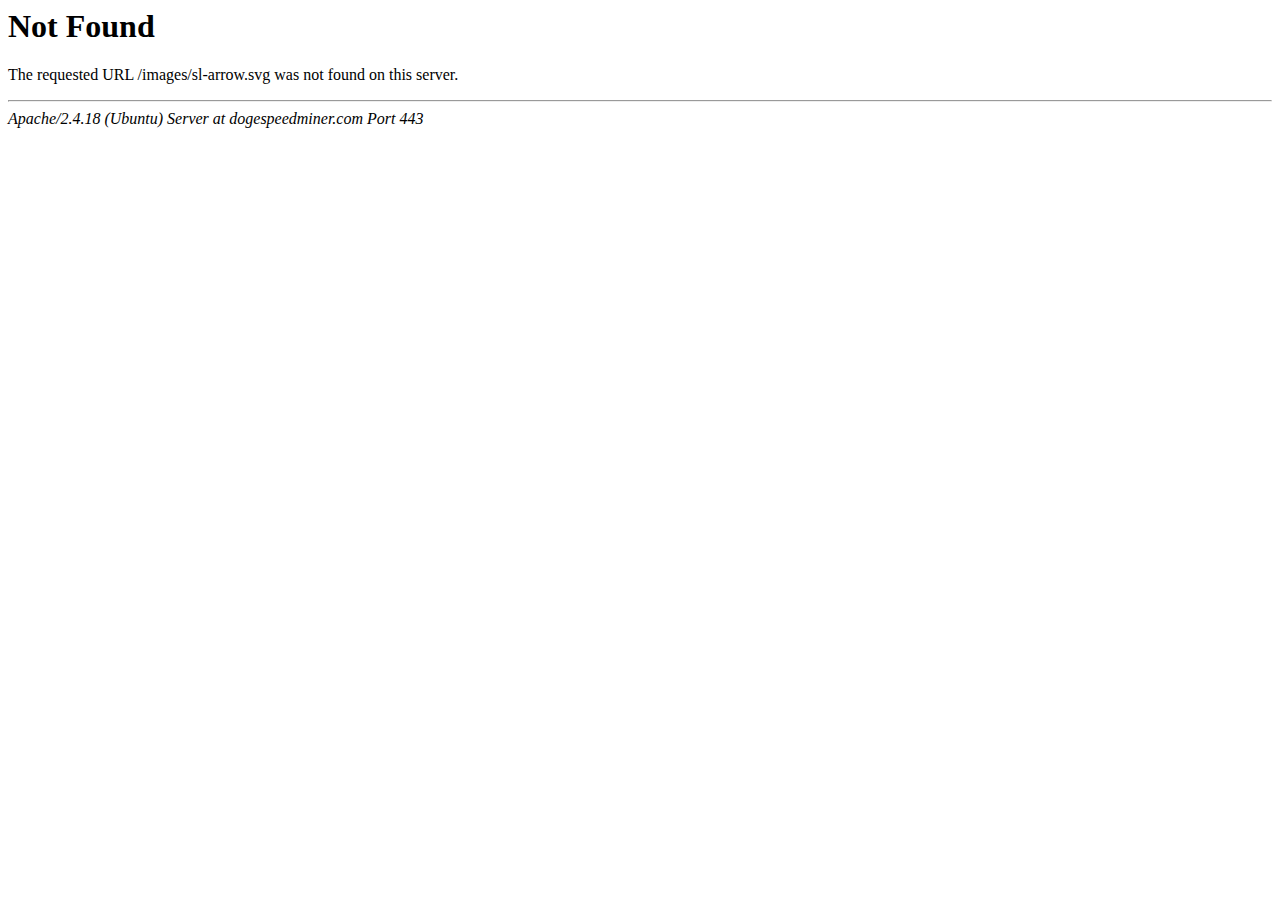
<file: dogespeedminer.com/images/sl-arrow.html>
<!DOCTYPE HTML PUBLIC "-//IETF//DTD HTML 2.0//EN">
<html><head>
<title>404 Not Found</title>
</head><body>
<h1>Not Found</h1>
<p>The requested URL /images/sl-arrow.svg was not found on this server.</p>
<hr>
<address>Apache/2.4.18 (Ubuntu) Server at dogespeedminer.com Port 443</address>
</body></html>
</file>
<file: dogespeedminer.com/css/style2892f.css>
﻿@import url('https://fonts.googleapis.com/css?family=Noto+Sans:400,700');

html,body,div,span,applet,object,iframe,h1,h2,h3,h4,h5,h6,p,blockquote,pre,a,abbr,acronym,address,big,cite,code,del,dfn,em,font,img,ins,kbd,q,s,samp,small,strike,strong,sub,sup,tt,var,dl,dt,dd,ol,ul,fieldset,form,label,legend,table,caption,tbody,tfoot,thead,tr,th,td,img {
    border:0;
    outline:0;
    font-weight:inherit;
    font-style:inherit;
    font-size:100%;
    vertical-align:baseline;
    margin:0;
    padding:0;
}

body {
    background: #fff;
    font-family: 'Noto Sans', sans-serif;
    font-size:14px;
    font-weight:400;
    width: 100%;
    height:100%;
}

a {
    color: #F3AF07;
    text-decoration: none;
    outline: 0;
    transition:0.4s;
}

a:hover,
a:active,
a:focus {
    color: #5d5d5d;
    text-decoration: none;
    outline: 0;
}

input:focus {
    outline: 0;
}

button {
    text-decoration: none;
    outline: 0;
}

ul,
li {
    margin: 0;
    padding: 0;
}

li {
    list-style-type: none;
}

hr {
    margin: 20px 0;
    border: 0px none;
    border-bottom: 1px solid #F4F4F4;
}

/*----------------------------------Global----------------------------*/


.copied {
    cursor:pointer;
}

.wrapper {
    padding:30px 0;
}

.wrap-title {
    font-size:32px;
    text-align:center;
    margin:0 0 25px 0;
}

/*---------------------------------------Верхнее меню-------------------------------------*/

.topmenu {
    text-align:center;
    background: #fafafa;
}

.topmenu li{
    padding: 20px 25px;
    font-weight: 500;
    font-size: 16px;
    display:inline-block;
}

.topmenu li a{
    color:#000;
    font-weight: 700;
}

.topmenu li a:hover{
    color:#ED084D;
}

.top-bar {
    padding: 20px;
    text-align: center;
    background: #444;
    color: #fff;
    position: relative;
    box-shadow: 0px 5px 0px 0px rgba(255,255,255,0.2);
}

.icon-menu {
    float:right;
    display:inline-block;
    padding:0 10px;
}

.navbar-toggle {
    position: relative;
    float: right;
    margin-top: 8px;
    margin-right: 15px;
    margin-bottom: 8px;
    background-color: transparent;
    background-image: none;
    border: 1px solid #000;
}

.navbar-toggle:focus {
    outline: 0
}

.navbar-default .navbar-toggle {
    border-color: #fff
}

.navbar-default .navbar-toggle:focus,
.navbar-default .navbar-toggle:hover {
    background-color: #000
}

.navbar-default .navbar-collapse, .navbar-default .navbar-form {
    border-color: #000;
}

.logo-block {
    display: block;
    width: 280px;
    height: 40px;
    margin: 0 auto 25px;
    position: relative;
}

.logo {
    background: url(../img/logo.png) 50% 20px no-repeat;
    background-size: 258px;
    width: 100%;
    height: 105px;
    position: absolute;
    top: 0px;
    left: 0px;
    z-index: 100;
}
.logo2 {
    background: url(../img/logo2-1.png) 50% 20px no-repeat;
    background-size: 258px;
    width: 100%;
    height: 105px;
    position: absolute;
    top: 0px;
    left: 0px;
    z-index: 100;
}

.input-slide-text {
    position:relative;
    margin-top: 95px;
    color:#fff;
    text-align:center;
    font-weight:500;
}

.input-slide-text span{
    position:absolute;
    top:75px;
    left:50%;
    margin-left:-300px;
}

.input-slide-text li{
    display:inline-block;
    width:40px;
    height:40px;
    margin:3px;
    padding-top:6px;
    border-radius:100%;
    background:rgba(255,255,255,0.8);
    box-shadow: 0px 2px 0px 0px rgba(0,0,0,0.1);
}

.input-slide-text span:after{
    content:"";
    position:absolute;
    display:block;
    background: url(../images/sl-arrow.html);
    width:64px;
    height:33px;
    bottom:5px;
    right:-80px;
}

.second-mine {
    display:none;
}

#inpmin {
    display:block !important;
    background: #fff;
    border: #f7941e;
    border-radius: 8px;
    color: #000;
    text-transform: uppercase;
    height: 50px;
    width: 100%;
    margin-left: 0px;
    margin-top: 7px;
    text-decoration: none;
    padding: 0 0 0 5px;
    display: none;
    font-size: 30px;
    float: left;
}
/*----------------------------------Header----------------------------*/

.top-bg {
    position:relative;
    margin-top:-110px;
    text-align:center;
    color:#fff;
    padding-top:180px;
    padding-bottom:40px;
    font-size:18px;
}

.top-bg a, .top-bg a:hover{
    color:#F3AF07;
}

.top-bg-dark {
    width: 100%;
    height: 100%;
    position: absolute;
    top: 0;
    left: 0;
    background: url(../img/bg1.jpg) no-repeat fixed bottom center;
    background-size: cover;
    z-index:-1;
}

.top-bg-dark:before{
    content: "";
    width: 100%;
    height: 100%;
    position: absolute;
    top: 0;
    left: 0;
    background:url(../img/bg1_pattern.png) rgba(0,0,0,0.05);
}

.head-box {
    width: 100%;
    height: 100%;
    position: absolute;
    top: 0;
    left: 0;
    background: url(../img/bg1.jpg) no-repeat fixed bottom center;
    background-size: cover;
    z-index:-1;
}

.head-box:before {
    content:"";
    width: 100%;
    height: 100%;
    position: absolute;
    top: 0;
    left: 0;
    background: url(../img/bg1_pattern.png);
}


.top-bg h1{
    font-weight:700;
    font-size:28px;
}

.top-bg p{
    margin:20px 0;
}

.input-mine {
    width: 80%;
    margin:0 auto;
}

.input-mine input, .input-mine select {
    display: block;
    width: 77%;
    float: left;
    margin-right: 20px;
    height: 50px;
    padding: 6px 12px;
    font-size: 18px;
    line-height: 1.42857143;
    color: #555;
    background-color: #fff;
    background-image: none;
    border: 1px solid #ccc;
    border-radius: 4px;
    -webkit-box-shadow: inset 0 1px 1px rgba(0,0,0,.075);
    box-shadow: inset 0 1px 1px rgba(0,0,0,.075);
    -webkit-transition: border-color ease-in-out .15s,-webkit-box-shadow ease-in-out .15s;
    -o-transition: border-color ease-in-out .15s,box-shadow ease-in-out .15s;
    transition: border-color ease-in-out .15s,box-shadow ease-in-out .15s;
}

.input-mine button{
    background: #F3AF07;
    border: none;
    border-radius: 4px;
    color: #ffffff;
    font-size: 16px;
    text-transform: uppercase;
    height: 50px;
    width: 20.3%;
    cursor: pointer;
    float: left;
	transition:0.3s;
    border-bottom: solid 3px #b78406;
	border-top: solid 3px #b78406;
}

.input-mine button:hover{
	background: #F3AF07;
	border-bottom: solid 3px #F3AF07;
	border-top: solid 3px #F3AF07;
}


/*----------------------------------Head Login----------------------------*/

.after-log {
	display:none;
}

.head-login{
    text-align:left;
}

.head-login .log-mine h4{
    font-size:16px;
    margin-top: -24px;
}

.head-login .log-mine span{
    display:block;
    margin-top:8px;
    font-size:34px;
    font-weight:700;
}

.head-login .login-but button {
    background: #F3AF07;
    border: none;
    border-radius: 4px;
    color: #ffffff;
    font-size: 16px;
    text-transform: uppercase;
    height: 50px;
    width: 100%;
    cursor: pointer;
    float: left;
    transition: 0.3s;
    border-bottom: solid 3px #b78406;
    border-top: solid 3px #b78406;
}

.head-login .login-but button:hover {
    background: #F3AF07;
    border-bottom: solid 3px #F3AF07;
    border-top: solid 3px #F3AF07;
}

.head-login .login-info{
    background:rgba(0,0,0,0.5);
    padding:15px;
    margin-top: 20px;
}

.head-login .login-info textarea {
    width: 100%;
    height: auto !important;
    padding: 10px 12px;
    font-size: 14px;
    color: #555;
    border: none;
    margin-top: 10px;
    overflow: hidden;
}

 .head-login .mine-num {
	display: table;
    margin: 0 auto;
    background: rgba(243,175,7,0.5);
    padding: 10px 15px;
    color: #fff;
    font-weight: 700;
    font-size: 22px;
    text-align: center;
    margin-bottom: 45px;
	
}

/*----------------------------------Account----------------------------*/

.account-box .alert-warning h3 {
    font-size: 16px;
    font-weight:700;
    margin-bottom:15px;
}

.panel-heading {
    padding: 10px 0;
}

.nav>li {
    position: relative;
    display: inline-block;
}

.nav>li>a {
    position: relative;
    display: block;
    padding: 15px 25px;
    margin: 2px 0;
    color:#000;
    background:#eee;
    font-size:16px;
}

.nav>li.active>a {
    position: relative;
    display: block;
    padding: 15px 25px;
    color:#fff;
    background:#F3AF07;
}

.nav>li>a:hover {
    color:#fff;
    background:#F3AF07;
}

.account-box table {
    text-align:center;
}

.referral-link {
    background:#fafafa;
    padding:15px;
    text-align:center;
    border:2px solid #F3AF07;
    margin-top:15px;
}

.referral-link h3{
    font-size:20px;
    margin-bottom:15px;
}

.referral-link h4{
    background:#fff;
    padding:25px;
    font-size:22px;
    border:1px solid #eee;
    font-weight:700;
    cursor:pointer;
}

.banner-box {
    margin-top:30px;
    background:#fafafa;
    border:2px solid #eee;
    text-align:center;
    padding: 25px;
}

.banner-box h3{
    font-size:20px;
    margin-bottom:15px;
}

.banner-box textarea{
    width:100%;
    margin:20px 0;
    padding: 10px;
}

/*----------------------------------Serv-mine----------------------------*/

.serv-mine {
    background:#edf4fc54;
    padding:25px 0;
    -webkit-box-shadow: 0px 5px 24px -4px rgba(0,0,0,0.33);
    -moz-box-shadow: 0px 5px 24px -4px rgba(0,0,0,0.33);
    box-shadow: 0px 5px 24px -4px rgba(0,0,0,0.33);
}

.serv-mine h2 {
    font-size:30px;
    color:#F3AF07;
    margin-bottom:25px;
}

.serv-mine .serv-mine-item{
     max-width: 900px;
    margin:0 auto;
}

.serv-mine .serv-mine-item .serv-mine-img{
    float:left;
 width:400px;
}

.serv-mine .serv-mine-info {
 width:500px;
    padding-top:40px;
 float:left;
}

.serv-mine .serv-mine-info span{
    display:block;
    font-weight:700;
    font-size:22px;
}

/*----------------------------------Serv-price----------------------------*/

.serv-price {
    padding: 80px 0;
}

.serv-price h2{
    text-align:center;
    font-size:30px;
}

.serv-price .serv-price-small{
    text-align:center;
    margin: 25px 0;
}

.serv-price .price-box {
    margin;15px 0;
    background:#fafafa;
    border-radius: 9px;
    padding:15px;
    margin:30px 0;
    text-align:center;
    -webkit-box-shadow: 0px 0px 17px 0px rgba(0,0,0,0.29);
    -moz-box-shadow: 0px 0px 17px 0px rgba(0,0,0,0.29);
    box-shadow: 0px 0px 17px 0px rgba(0,0,0,0.29);
}

.serv-price .price-box h3{
    color:#F3AF07;
    font-size:19px;
}

.serv-price .price-box span{
    display:block;
    font-weight:700;
    margin:10px 0;
}

.serv-price .price-button {
    width:80%;
    padding:10px 15px;
    border:none;
    text-align:center;
    color:#fff;
    font-weight:700;
    background: #F3AF07;
    margin:8px 0 15px 0;
    border-radius:4px;
    transition:0.3s;
	border-bottom: solid 3px #b78406;

}
.serv-price .price-button-mars {
    width:80%;
    padding:10px 15px;
    border:none;
    text-align:center;
    color:#fff;
    font-weight:700;
    background: #3698da;
    margin:8px 0 15px 0;
    border-radius:4px;
    transition:0.3s;
    border-bottom: solid 3px #31708f;

}

.serv-price .price-button:hover {
	border-bottom: solid 3px #F3AF07;
}
.serv-price .price-button-mars:hover {
    border-bottom: solid 3px #3698da;
}

.serv-price .free-buy{
    display:block;
    width:100%;
    height:41px;
    margin:15px 0;
}

/*----------------------------------mining results----------------------------*/

.mine-result {
    background:#eee;
    padding:40px 0;
    font-size:16px;
    -webkit-box-shadow: 0px -4px 17px -1px rgba(0,0,0,0.16);
    -moz-box-shadow: 0px -4px 17px -1px rgba(0,0,0,0.16);
    box-shadow: 0px -4px 17px -1px rgba(0,0,0,0.16);
}

.mine-result h2 {
    font-size:30px;
    margin-bottom:25px;
}

.mine-result span{
    display:inline-block;
    background:#fff;
    border-radius:8px;
    padding:8px 15px;
    margin-bottom:10px;
    font-size:19px;
    font-weight:700;
}

.mine-result .result-button{
    background: #F3AF07;
    display: block;
    border-radius: 8px;
    color: #ffffff;
    text-transform: uppercase;
    height: 60px;
    line-height: 60px;
    margin-top: 40px;
    text-align: center;
    width: 100%;
    border-bottom: solid 3px #b78406;
}

.mine-result .result-button:hover{
    border-bottom: solid 3px #F3AF07;
}

/*----------------------------------Payouts----------------------------*/


.payouts-box .sup-title{
    color:#888;
    font-size:11px;
}

.payouts-box .tab-title{
    color:#FF6F00;
    font-size:11px;
}

.payouts-box .coin{
    color:#FF6F00
}

.table-bordered>tbody>tr>th {
    text-align:center;
    font-weight: 700;
}

.affilate p{
    text-align:center;
    font-size:16px;
}

/*----------------------------------FAQ----------------------------*/


.faq-box .faq-item {
    margin:25px 0;
    -webkit-box-shadow: 0px 0px 19px 0px rgba(0,0,0,0.2);
    -moz-box-shadow: 0px 0px 19px 0px rgba(0,0,0,0.2);
    box-shadow: 0px 0px 19px 0px rgba(0,0,0,0.2);
}

.faq-box .faq-item h2 {
    background:#fafafa;
    padding:20px 15px;
    font-weight:700;
    font-size:19px;
}

.faq-box .faq-item p {
    padding: 15px 15px;
}

/* Free Dogecoin */

.faucet {
    max-width: 400px;
    margin:0 auto 40px;
	text-align:center;
}

.faucet .coin{
    color:#FF6F00
}

.faucet button {
    background: #F3AF07;
    border: none;
    border-radius: 4px;
    color: #ffffff;
    font-size: 16px;
    text-transform: uppercase;
    height: 50px;
    width: 60%;
    cursor: pointer;
    border-bottom: solid 3px #b78406;
	transition: .3s;
}

.faucet button:hover {
    border-bottom: solid 3px #F3AF07;
}

/*----------------------------------Contact----------------------------*/

.contact-box {
    max-width: 600px;
    margin:0 auto 40px;
}

.contact-box input, .contact-box textarea {
    width: 100%;
    border: 1px solid #ddd;
    border-radius: 4px;
    padding: 12px 20px;
    margin: 10px 0;
    transition: .3s;
}

.contact-box button {
    background: #F3AF07;
    border: none;
    border-radius: 4px;
    color: #ffffff;
    font-size: 16px;
    text-transform: uppercase;
    height: 50px;
    width: 100%;
    cursor: pointer;
    float: left;
    border-bottom: solid 3px #b78406;
	transition: .3s;
}

.contact-box button:hover {
    border-bottom: solid 3px #F3AF07;
}

/*----------------------------------Footer----------------------------*/

.footer {
    background:#444;
    color:#fff;
    text-align:center;
    padding:15px 0;
}

/*----------------------------------Modal----------------------------*/
.overlay {
    z-index:1050; 
    position:fixed;
    background-color:#000;
    opacity:0.7;
    -moz-opacity:0.7;
    filter:alpha(opacity=70);
    width:100%; 
    height:100%;
    top:0;
    left:0;
/*    cursor:pointer;*/
    display:none;
}

.modal-auth{
    position: fixed;
    top: 0;
    right: 0;
    bottom: 0;
    left: 0;
    z-index: 1050;
    display: none;
    overflow: hidden;
    -webkit-overflow-scrolling: touch;
    outline: 0;
	overflow-x: hidden;
    overflow-y: auto;
}

.modal-dialog {
    background:#fff;
    max-width: 600px;
    margin: 50px auto;
	z-index:1060;
}

.modal-cont .dg-num {
    font-size: 15px;
    font-weight: 700;
    color: #f3af07;
    margin: 15px 0;
}

.modal-cont {
    text-align: left;
    padding: 15px 10px;
}

.modal-cont .dgb{
    font-weight:700;
    color:#F3AF07;
}



.modal-footer {
    margin-top:15px;
    padding;0 15px
}

.modal-auth .modal_close {
    float:right;
    cursor:pointer;
    background:#fafafa;
    border:1px solid #eee;
    padding: 6px 15px;
    display: block;
    color: #000;
    font-size: 16px;
}

.modal-auth .modal_close:hover {
    background:#F7B207;
    color: #fff;
}

.modal-auth .modal-header {
    padding: 18px 18px;
    text-align:center;
    font-weight:700;
    background:#F8F8F8;
}

.tutorial {
	width:550px;
}

/*----------------------------------Adaptation----------------------------*/

@media (max-width: 991px) {
.serv-mine .serv-mine-item .serv-mine-img{
    float:left;
 width:300px;
}

.serv-mine .serv-mine-info {
 width:380px;
    padding-top:40px;
 float:left;
}
    .head-login .login-but button {
        margin:8px 0;
    }
	.input-mine input, .input-mine select {
	width:100%;
}
.input-mine button {
	width:100%;
	margin-top:10px;
}
}
/*
@media only screen and (max-width: 767px) {
    .topmenu {
        text-align: left;
    }
    .topmenu li {
        padding: 5px 25px;
        display: block;
        border-bottom:1px solid #eee;
    }

    .topmenu li a{
        width:100%;
        display: block;
    }
}
*/


@media only screen and (max-width: 479px) {
	.referral-link h4 {
        padding: 11px;
        font-size: 14px;
    }
	
	#inpmin {
		margin-bottom: 25px;
	}

	.head-login .mine-num {
		font-size: 14px;
	}
	
	.modal-cont .dg-num{
		font-size:14px;
		font-weight:500;
	}
	
	.qr-code {
		width:60px;
	}
	
	.modal-dialog {
		max-width: 320px;
        margin: 10px auto auto 10px;
	}
	
	.tutorial {
		width:300px;
	}

} 



.head-social {
 text-align:center;
 margin-top:25px;
}

.head-social a{
 text-align:center;
 display:inline-block;
    padding: 16px 12px 16px 12px;
 margin: 3px 5px;
 color:#fff;
}

.head-social a{
 background: rgba(255,181,0,0.5);
}

.head-social a span{
 background: rgba(255,181,0,1);
 padding: 8px 15px 8px 0;
}

.head-social a img{
 width: 20px;
 height: 20px;
 margin-top: -4px;
    margin-left: 8px;
    display: inline-block;
    vertical-align: middle;
}




.white-box {
    position:relative;
    background: #fff;
}


.white-box:before {
    content: "";
    background: url(../img/border-top.png) repeat;
    height: 20px;
    width: 100%;
    position: absolute;
    top: -20px;
}












.checkbox{
 display: inline-block;
padding: 9px 5px 5px 56px;
margin: 3px 0 0 0;
 position: relative;
 cursor: pointer;
}
.checkbox input{
 position: absolute;
 opacity: 0;
 cursor: inherit;
}
.checkbox span{
 display: inline-block;
 font-size: 18px;
 padding: 4px 0;
}
.checkbox span:before,
.checkbox span:after{
 content: '';
 position: absolute;
 top: 50%;
 transition: .3s;
 -moz-box-sizing: border-box;
 -webkit-box-sizing: border-box;
 box-sizing: border-box;
}
.checkbox span:before{
 left: 0;
 height: 24px;
 margin-top: -12px;
 width: 46px;
 border-radius: 12px;
 background: #ddd;
 box-shadow: inset 0 1px 3px rgba(0,0,0,.4);
}
.checkbox span:after{
 left: 1px;
 height: 22px;
 width: 22px;
 margin-top: -11px;
 background: #fff;
 border-radius: 50%;
 box-shadow: 0 1px 2px rgba(0,0,0,.3);
}

.checkbox input:checked + span:before{
 background-color: #4caf50;
}
.checkbox input:checked + span:after{
 left: 23px;
}

.checkbox input:focus + span:before{
 box-shadow: 0 0 0 3px rgba(50,150,255,.2);
}

.checkbox input:disabled + span{
 opacity: .35;
}
.checkbox input:disabled + span:before{
 background: #ddd;
}



.bonus-box {
text-align: center; 
}
.smb-title {
font-size: 18px;
margin: -15px 0 15px 0;
}




















                .g-info {
                    background:#FFE3BA;
                    padding:10px 15px;
                    border: 2px solid #FFCF87;
                    border-radius:4px;
                    margin-bottom:25px;
                }
                .gmtb {
                    margin: 40px 0;
                }
                .input-game {
                    margin:15px 0;
                }
                .input-game h2 {
                    color:#DA8704;
                    font-weight:700;
                    font-size:17px;
                    margin-bottom:8px;
                }
                .pdng {
                    padding:10px 0;
                    position:relative;
                }

                .input-game input, 
				.input-game select {
                    height:42px;
                    width:100%;
                    border:2px solid #eee;
                    border-radius:4px;
                    padding: 0 15px;
                }

                .input-game select:focus,
                .input-game input:focus {
                    border:2px solid #FFB500;
                    outline:0;
                }

                .gift {
                    line-height:42px;
                    font-weight:700;
                }

                .start-game {
                    display: inline-block;
                    width: calc(50% - 4px);
                    margin-right:2px;
                    height:42px;
                    line-height:38px;
                    border:2px solid #D98A14;
                    text-align: center;
                    background-color: #FFB500;
                    color: #fff;
                    border-radius:4px;
                }

                .start-game:hover {
                    background-color: #D98A14;
                }

                .check-my {
                    display:block;
                    margin-left: -40px;
                    width: 100%;
                    margin-top:26px;
                }

                .check-my input {
                    display:none;
                }

                .check-my label {
                    display: block;
                    position: relative;
                    padding: 9px 30px 9px 42px;
                    border: 2px solid #fff;
                    border-radius: 4px;
                    color: #fff;
                    background-color: #FF0000;
                    box-shadow: 0 0 20px rgba(0, 0, 0, .3);
                    white-space: nowrap;
                    cursor: pointer;
                    user-select: none;
                    transition: background-color .2s, box-shadow .2s;
                }

                .check-my label::before {
                    content: '';
                    display: block;
                    position: absolute;
                    top: 10px;
                    bottom: 10px;
                    left: 10px;
                    width: 22px;
                    border: 3px solid #fff;
                    border-radius: 4px;
                    transition: background-color .2s;
                }

                .check-my label:first-of-type {
                    transform: translateX(-40px);
                }

                .check-my label:last-of-type {
                    transform: translateX(40px);
                }

                .check-my label:hover, .check-my input:focus + label {
                    box-shadow: 0 0 20px rgba(0, 0, 0, .3);
                }

                .check-my input:checked + label {
                    background-color: #008000;
                }

                .check-my input:checked + label::before {
                    background-color: #fff;
                }


                select:-moz-focusring {
                    color: transparent;
                    text-shadow: 0 0 0 #000;
                }

                .stav {
                    text-align:center;
                }
                .green-w {
                    color:#85B54A
                }
                .red-w {
                    color:#FF0000
                }
                .img-vlt img{
                    vertical-align:middle;
                    height:20px;
                }
				
				
				
				
				
				
				
				
				
.table-scroll {
   height:300px;
   overflow-x:hidden;
   }
 .table-scroll::-webkit-scrollbar { width: 7px;}
.table-scroll::-webkit-scrollbar-track-piece { background-color: #eee;}
.table-scroll::-webkit-scrollbar-thumb { background-color: #666; border-radius: 6px;}
.table-scroll .table {margin-bottom:0;}


.progress {
   margin-bottom: 0;
            }










.code-box {
    /*padding:40px 0;*/
    text-align:center;
}

.code-box h2 {
    text-align:center;
    font-size:25px;
    text-transform:uppercase;
    margin-bottom:20px;
}

.code-box .social-link {
    position: relative;
    width:120px;
    height:120px;
    border-radius:100%;
    background:#fff;
    display:inline-block;
    margin:12px;
    -webkit-box-shadow: 0px 0px 15px 0px rgba(0,0,0,0.15);
    -moz-box-shadow: 0px 0px 15px 0px rgba(0,0,0,0.15);
    box-shadow: 0px 0px 15px 0px rgba(0,0,0,0.15);
}

.code-box .social-img {
    position: relative;
    width:80px;
    height:80px;
    border-radius:100%;
    background:#fff8e5;
    display:inline-block;
    margin:20px;
    -webkit-box-shadow: 0px 6px 14px 0px rgba(0,0,0,0.12);
    -moz-box-shadow: 0px 6px 14px 0px rgba(0,0,0,0.12);
    box-shadow: 0px 6px 14px 0px rgba(0,0,0,0.12);
}

.code-box .social-img img {
    width:60px;
    height:60px;
    margin-top:10px;
}

.code-box input{
    display: inline-block;
    width: 262px;
    height: 50px;
    padding: 6px 12px;
    font-size: 18px;
    line-height: 1.42857143;
    color: #555;
    background-color: #fff;
    background-image: none;
    border: 1px solid #ccc;
    border-radius: 4px;
    vertical-align: middle;
    -webkit-box-shadow: inset 0 1px 1px rgba(0,0,0,.075);
    box-shadow: inset 0 1px 1px rgba(0,0,0,.075);
    -webkit-transition: border-color ease-in-out .15s,-webkit-box-shadow ease-in-out .15s;
    -o-transition: border-color ease-in-out .15s,box-shadow ease-in-out .15s;
    transition: border-color ease-in-out .15s,box-shadow ease-in-out .15s;
}

.code-box button {
    display: inline-block;
    background: #90BE2E;
    margin-top:15px;
    border: none;
    border-radius: 4px;
    color: #ffffff;
    font-size: 16px;
    text-transform: uppercase;
    height: 50px;
    width: 262px;
    cursor: pointer;
    border-bottom: solid 3px #6D990F;
}

.code-box button:hover{
    border-bottom: solid 3px #90BE2E;
}

.table-code th{
    text-align:center;
    font-weight:700;
}



.block-dice {
display:block;
margin:15px auto;
width:150px;
text-align:center;
padding:8px 15px;
color:#fff !important;
font-size:15px;
border-radius:4px;
background:#F3AF07;
cursor:pointer;
    vertical-align: middle;
}

.block-dice:hover {
background:#ffcc4d;
}

.block-dice img{
width:22px;
height:22px;
display:inline-block;
vertical-align:middle;
margin-top:-7px;
}



.qr-code {
    display:block;
    margin:3px auto 10px;
    width:100%;
    max-width:250px;
}
.but-order {
    display:block;
    width:150px;
    text-align:center;
    background:#F3AF07;
    color:#fff;
    padding:6px 15px;
    text-align:center;
    margin:10px 0 0;
    border-radius:5px;
    cursor:pointer;
}

.but-order:hover {

    background:#FFC738;
    color:#fff;

}
.but-order2 {
    display:block;
    width:150px;
    text-align:center;
    background:#3698da;
    color:#fff;
    padding:6px 15px;
    text-align:center;
    margin:10px 0 0;
    border-radius:5px;
    cursor:pointer;
}

.but-order2:hover {

    background:#3698da;
    color:#fff;

}

.qr-text {
    text-align:center;
    font-size:10px;
    margin:0 0 10px 0;
}

#pl_wait {text-align:center}



                    .switch {
                        position: relative;
                        width: 340px;
                        height: 50px;
                        text-align: center;
                        margin: 0 auto 20px;
                        -webkit-transition: all 0.2s ease;
                        -moz-transition: all 0.2s ease;
                        -o-transition: all 0.2s ease;
                        -ms-transition: all 0.2s ease;
                        transition: all 0.2s ease;
                        border-radius: 25px;
                    }

                    .dmr input[type=radio] {
                        display: none;
                    }
                    .switch label {
                        cursor: pointer;
                        color: #fff;
                        width: 170px;
                        line-height: 40px;
                        -webkit-transition: all 0.2s ease;
                        -moz-transition: all 0.2s ease;
                        -o-transition: all 0.2s ease;
                        -ms-transition: all 0.2s ease;
                        transition: all 0.2s ease;
                        font-weight:700;
                        font-size:14px;
                        background:#dfb5a5;
                        border-bottom:3px solid #9e8075;
                    }
                    .switch label:hover {
                        border-bottom:3px solid #dfb5a5;
                    }
                    .switch label[for=dm] {
                        position: absolute;
                        left: 0;
                        border-radius:5px 0 0 5px;
                    }
                    .switch label[for=dmpro] {
                        position: absolute;
                        right: 0;
                        border-radius:0 5px 5px 0;
                    }

                    .switch label[for=dm] {
                        color: #fff;
                        background:#F3AF07;
                        border-bottom:3px solid #b78406;
                    }
                    .switch label[for=dmpro] {
                        color: #fff;
                        background:#3994cd;
                        border-bottom:3px solid #337ab7;
                    }

                    .switch label[for=dm]:hover{
                        background:#F3AF07;
                        border-bottom:3px solid #F3AF07;
                    }
                    
                    .switch label[for=dmpro]:hover  {
                        background:#4ab1ff;
                        border-bottom:3px solid #1e70a5;
                    }




                    #dm:checked ~ .switch label[for=dm] {
                        color: #fff;
                        background:rgba(243, 175, 7, 0.5);
                        border-bottom:3px solid rgba(183, 132, 6, 0.5);
                        cursor: not-allowed;
                    }
                    #dmpro:checked ~ .switch label[for=dmpro] {
                        color: #fff;
                        background:rgba(57, 155, 222, 0.5);
                        border-bottom:3px solid rgba(57, 155, 222, 0.5);
                        cursor: not-allowed;
                    }
</file>
